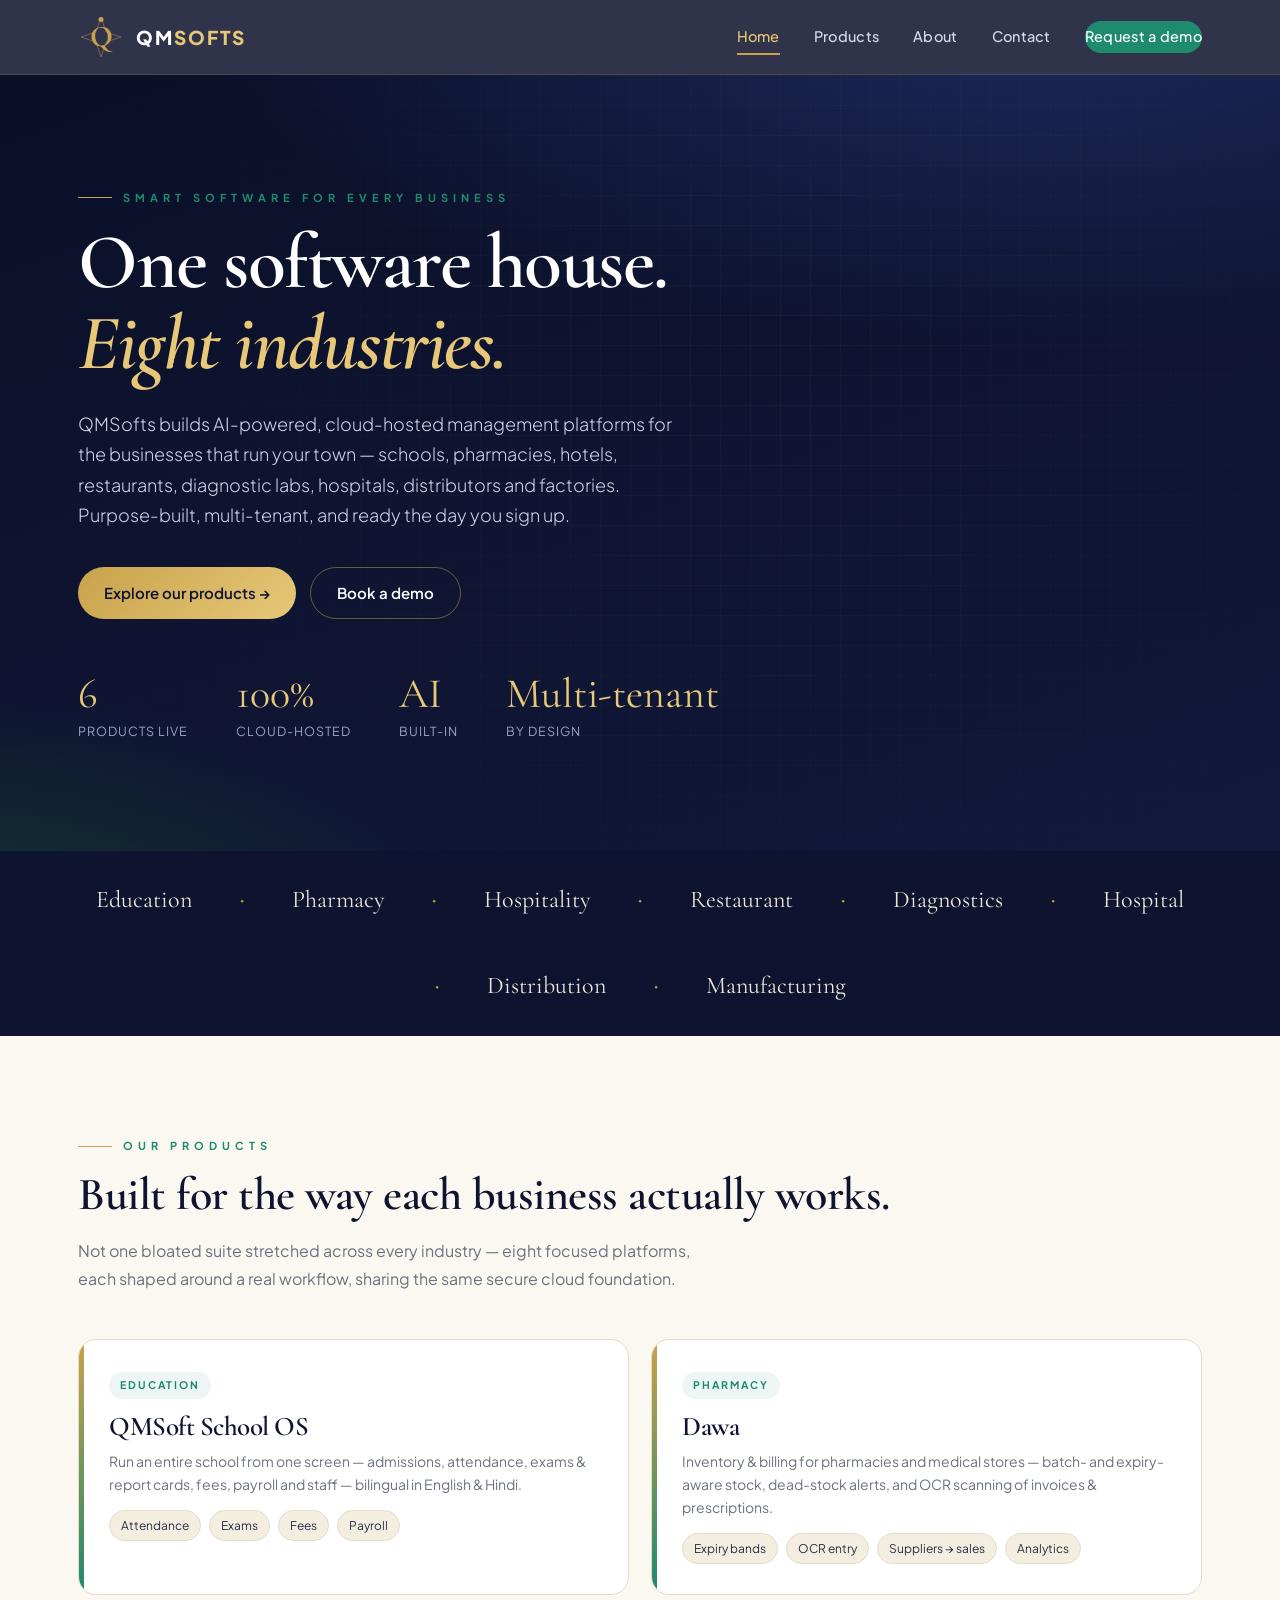
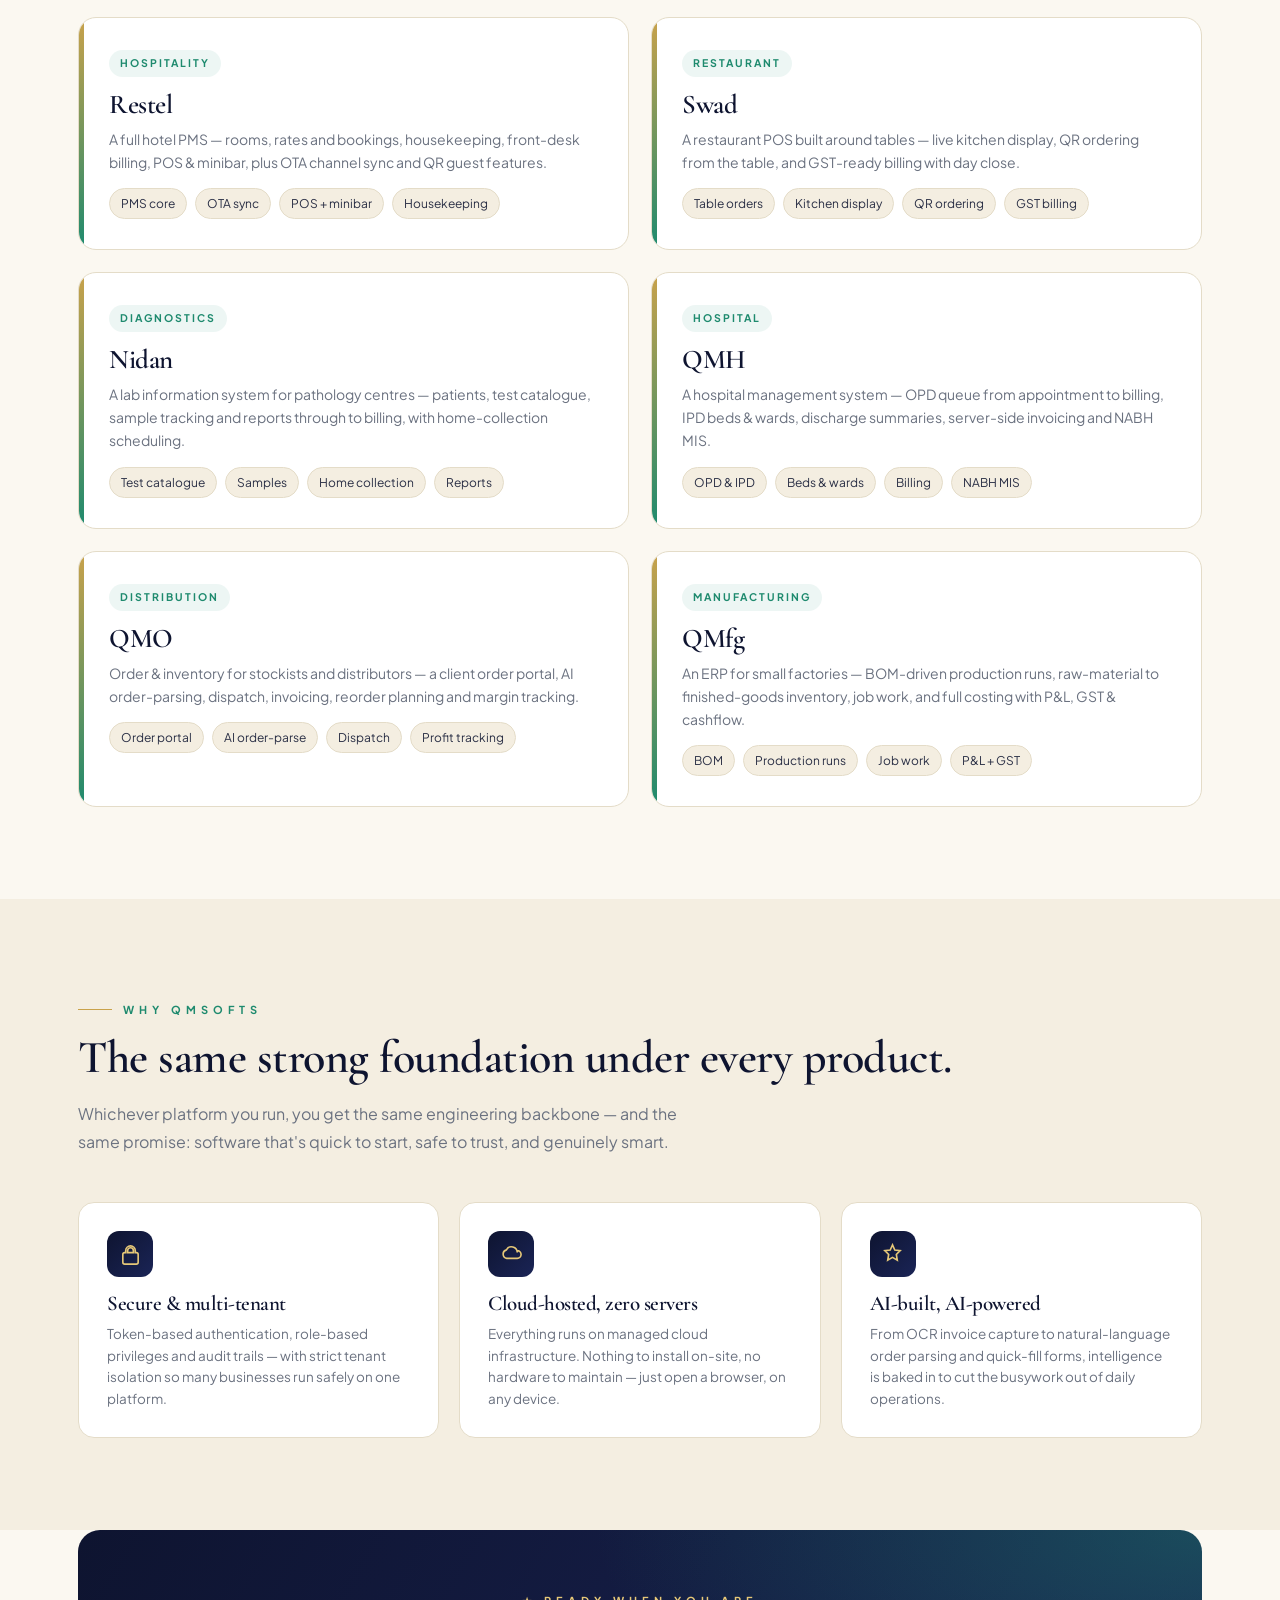
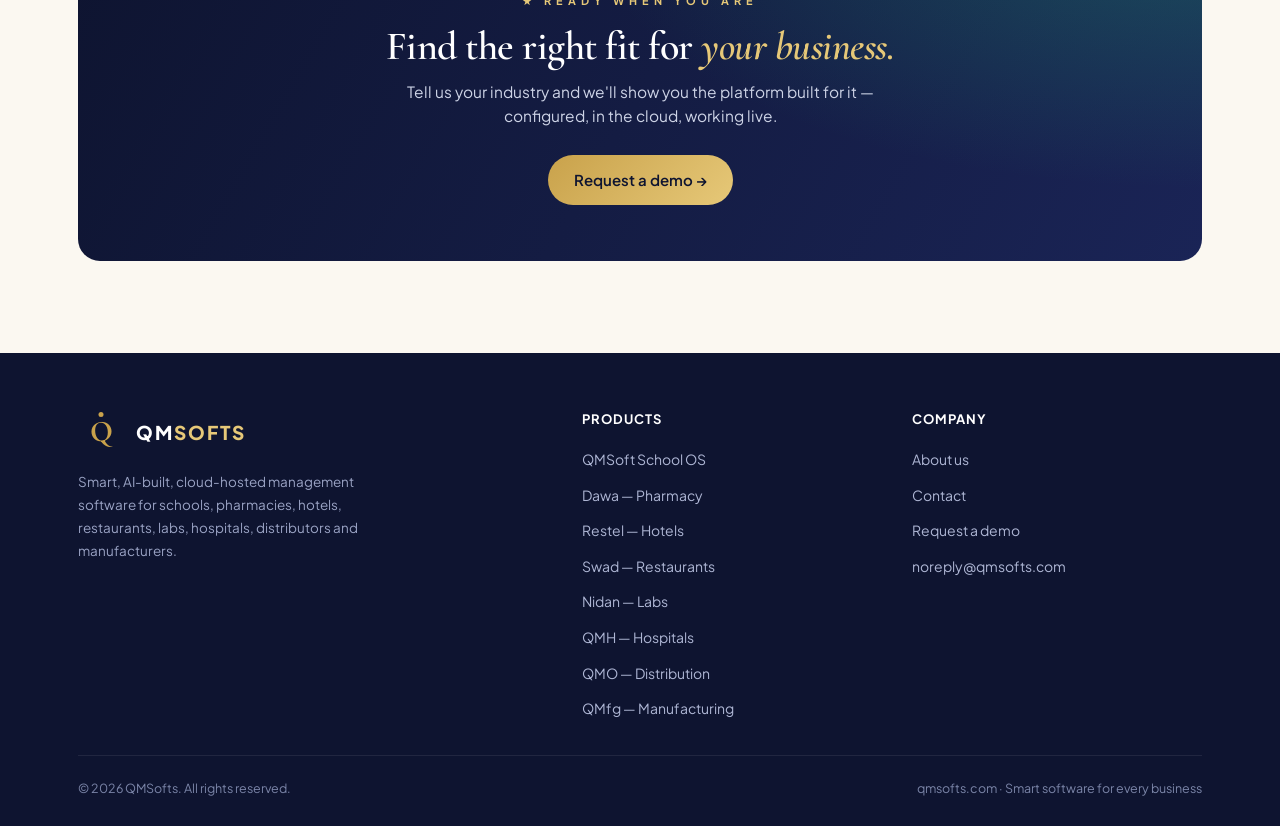
<file: index.html>
<!DOCTYPE html>
<html lang="en">
<head>
<meta charset="UTF-8">
<meta name="viewport" content="width=device-width, initial-scale=1.0">
<title>QMSofts — Smart software for every business</title>
<meta name="description" content="QMSofts builds AI-powered, cloud-hosted management software for schools, pharmacies, hotels, restaurants, labs, hospitals, distributors and manufacturers.">
<link rel="canonical" href="https://qmsofts.com/">
<link rel="icon" type="image/svg+xml" href="favicon.svg">
<meta name="theme-color" content="#0E1430">
<meta property="og:type" content="website">
<meta property="og:site_name" content="QMSofts">
<meta property="og:title" content="QMSofts — Smart software for every business">
<meta property="og:description" content="QMSofts builds AI-powered, cloud-hosted management software for schools, pharmacies, hotels, restaurants, labs, hospitals, distributors and manufacturers.">
<meta property="og:url" content="https://qmsofts.com/">
<meta property="og:image" content="https://qmsofts.com/og-cover.png">
<meta name="twitter:card" content="summary_large_image">
<meta name="twitter:title" content="QMSofts — Smart software for every business">
<meta name="twitter:description" content="QMSofts builds AI-powered, cloud-hosted management software for schools, pharmacies, hotels, restaurants, labs, hospitals, distributors and manufacturers.">
<meta name="twitter:image" content="https://qmsofts.com/og-cover.png">

<link rel="preconnect" href="https://fonts.googleapis.com">
<link rel="preconnect" href="https://fonts.gstatic.com" crossorigin>
<link href="https://fonts.googleapis.com/css2?family=Cormorant+Garamond:ital,wght@0,400;0,500;0,600;0,700;1,500;1,600&family=Plus+Jakarta+Sans:wght@300;400;500;600;700;800&display=swap" rel="stylesheet">
<link rel="stylesheet" href="styles.css">
</head>
<body>

<header>
  <div class="wrap">
    <nav>
      <a href="index.html" class="logo">
        <span class="qmark"><svg class="star" viewBox="0 0 46 46"><polygon points="23,3 28,18 43,23 28,28 23,43 18,28 3,23 18,18" fill="none" stroke="#C9A24B" stroke-width=".8" opacity=".55"/></svg><span class="q">Q</span><span class="nuqta"></span></span>
        <span><span class="name">QM<span class="os">SOFTS</span></span></span>
      </a>
      <button class="menu-btn" onclick="document.getElementById('nv').classList.toggle('open')">☰</button>
      <div class="navlinks" id="nv">
        <a href="index.html" class="active">Home</a>
        <a href="products.html">Products</a>
        <a href="about.html">About</a>
        <a href="contact.html">Contact</a>
        <a href="contact.html" class="nav-cta">Request a demo</a>
      </div>
    </nav>
  </div>
</header>

<!-- HERO -->
<section class="hero">
  <div class="hero-grid"></div>
  <div class="wrap">
    <div class="hero-inner">
      <div class="kicker reveal d1"><span class="rule"></span>Smart software for every business</div>
      <h1 class="reveal d2">One software house.<br><em>Eight industries.</em></h1>
      <p class="reveal d3">QMSofts builds AI-powered, cloud-hosted management platforms for the businesses that run your town — schools, pharmacies, hotels, restaurants, diagnostic labs, hospitals, distributors and factories. Purpose-built, multi-tenant, and ready the day you sign up.</p>
      <div class="hero-actions reveal d4">
        <a href="products.html" class="btn btn-gold">Explore our products →</a>
        <a href="contact.html" class="btn btn-ghost">Book a demo</a>
      </div>
      <div class="hero-stats reveal d5">
        <div class="s"><div class="n">6</div><div class="l">Products live</div></div>
        <div class="s"><div class="n">100%</div><div class="l">Cloud-hosted</div></div>
        <div class="s"><div class="n">AI</div><div class="l">Built-in</div></div>
        <div class="s"><div class="n">Multi-tenant</div><div class="l">By design</div></div>
      </div>
    </div>
  </div>
</section>

<!-- SECTORS STRIP -->
<div class="sectors">
  <div class="wrap">
    <div class="row">
      Education <span>◆</span> Pharmacy <span>◆</span> Hospitality <span>◆</span> Restaurant <span>◆</span> Diagnostics <span>◆</span> Hospital <span>◆</span> Distribution <span>◆</span> Manufacturing
    </div>
  </div>
</div>

<!-- PRODUCTS -->
<section class="section">
  <div class="wrap">
    <div class="kicker"><span class="rule"></span>Our Products</div>
    <h2>Built for the way each business actually works.</h2>
    <p class="lead">Not one bloated suite stretched across every industry — eight focused platforms, each shaped around a real workflow, sharing the same secure cloud foundation.</p>

    <div class="prod-grid">
      <div class="prod">
        <span class="tag">Education</span>
        <h3>QMSoft School OS</h3>
        <p>Run an entire school from one screen — admissions, attendance, exams &amp; report cards, fees, payroll and staff — bilingual in English &amp; Hindi.</p>
        <ul><li>Attendance</li><li>Exams</li><li>Fees</li><li>Payroll</li></ul>
      </div>
      <div class="prod">
        <span class="tag">Pharmacy</span>
        <h3>Dawa</h3>
        <p>Inventory &amp; billing for pharmacies and medical stores — batch- and expiry-aware stock, dead-stock alerts, and OCR scanning of invoices &amp; prescriptions.</p>
        <ul><li>Expiry bands</li><li>OCR entry</li><li>Suppliers → sales</li><li>Analytics</li></ul>
      </div>
      <div class="prod">
        <span class="tag">Hospitality</span>
        <h3>Restel</h3>
        <p>A full hotel PMS — rooms, rates and bookings, housekeeping, front-desk billing, POS &amp; minibar, plus OTA channel sync and QR guest features.</p>
        <ul><li>PMS core</li><li>OTA sync</li><li>POS + minibar</li><li>Housekeeping</li></ul>
      </div>
      <div class="prod">
        <span class="tag">Restaurant</span>
        <h3>Swad</h3>
        <p>A restaurant POS built around tables — live kitchen display, QR ordering from the table, and GST-ready billing with day close.</p>
        <ul><li>Table orders</li><li>Kitchen display</li><li>QR ordering</li><li>GST billing</li></ul>
      </div>
      <div class="prod">
        <span class="tag">Diagnostics</span>
        <h3>Nidan</h3>
        <p>A lab information system for pathology centres — patients, test catalogue, sample tracking and reports through to billing, with home-collection scheduling.</p>
        <ul><li>Test catalogue</li><li>Samples</li><li>Home collection</li><li>Reports</li></ul>
      </div>
      <div class="prod">
        <span class="tag">Hospital</span>
        <h3>QMH</h3>
        <p>A hospital management system — OPD queue from appointment to billing, IPD beds &amp; wards, discharge summaries, server-side invoicing and NABH MIS.</p>
        <ul><li>OPD &amp; IPD</li><li>Beds &amp; wards</li><li>Billing</li><li>NABH MIS</li></ul>
      </div>
      <div class="prod">
        <span class="tag">Distribution</span>
        <h3>QMO</h3>
        <p>Order &amp; inventory for stockists and distributors — a client order portal, AI order-parsing, dispatch, invoicing, reorder planning and margin tracking.</p>
        <ul><li>Order portal</li><li>AI order-parse</li><li>Dispatch</li><li>Profit tracking</li></ul>
      </div>
      <div class="prod">
        <span class="tag">Manufacturing</span>
        <h3>QMfg</h3>
        <p>An ERP for small factories — BOM-driven production runs, raw-material to finished-goods inventory, job work, and full costing with P&amp;L, GST &amp; cashflow.</p>
        <ul><li>BOM</li><li>Production runs</li><li>Job work</li><li>P&amp;L + GST</li></ul>
      </div>
    </div>
  </div>
</section>

<!-- WHY / VALUES -->
<section class="section" style="background:var(--paper2);">
  <div class="wrap">
    <div class="kicker"><span class="rule"></span>Why QMSofts</div>
    <h2>The same strong foundation under every product.</h2>
    <p class="lead">Whichever platform you run, you get the same engineering backbone — and the same promise: software that's quick to start, safe to trust, and genuinely smart.</p>

    <div class="val-grid">
      <div class="val">
        <div class="ic"><svg viewBox="0 0 24 24"><path d="M18 10h-1V8A5 5 0 0 0 7 8v2H6a2 2 0 0 0-2 2v8a2 2 0 0 0 2 2h12a2 2 0 0 0 2-2v-8a2 2 0 0 0-2-2zM9 8a3 3 0 0 1 6 0v2H9z"/></svg></div>
        <h3>Secure &amp; multi-tenant</h3>
        <p>Token-based authentication, role-based privileges and audit trails — with strict tenant isolation so many businesses run safely on one platform.</p>
      </div>
      <div class="val">
        <div class="ic"><svg viewBox="0 0 24 24"><path d="M18 10a6 6 0 0 0-11.3-2.8A4.5 4.5 0 0 0 7 16h11a4 4 0 0 0 0-8z"/></svg></div>
        <h3>Cloud-hosted, zero servers</h3>
        <p>Everything runs on managed cloud infrastructure. Nothing to install on-site, no hardware to maintain — just open a browser, on any device.</p>
      </div>
      <div class="val">
        <div class="ic"><svg viewBox="0 0 24 24"><path d="M12 2l2.4 5.4L20 8l-4 4 1 6-5-3-5 3 1-6-4-4 5.6-.6z"/></svg></div>
        <h3>AI-built, AI-powered</h3>
        <p>From OCR invoice capture to natural-language order parsing and quick-fill forms, intelligence is baked in to cut the busywork out of daily operations.</p>
      </div>
    </div>
  </div>
</section>

<!-- CTA -->
<section class="section" style="padding-top:0;">
  <div class="wrap">
    <div class="cta-band">
      <div class="kicker" style="justify-content:center;color:var(--gold-light);">★ Ready when you are</div>
      <h2>Find the right fit for <em>your business.</em></h2>
      <p>Tell us your industry and we'll show you the platform built for it — configured, in the cloud, working live.</p>
      <a href="contact.html" class="btn btn-gold">Request a demo →</a>
    </div>
  </div>
</section>

<!-- FOOTER -->
<footer>
  <div class="wrap">
    <div class="foot-top">
      <div>
        <a href="index.html" class="logo"><span class="qmark"><span class="q">Q</span><span class="nuqta"></span></span><span class="name">QM<span class="os">SOFTS</span></span></a>
        <p class="blurb">Smart, AI-built, cloud-hosted management software for schools, pharmacies, hotels, restaurants, labs, hospitals, distributors and manufacturers.</p>
      </div>
      <div>
        <h5>Products</h5>
        <ul>
          <li><a href="products.html">QMSoft School OS</a></li>
          <li><a href="products.html">Dawa — Pharmacy</a></li>
          <li><a href="products.html">Restel — Hotels</a></li>
          <li><a href="products.html">Swad — Restaurants</a></li>
          <li><a href="products.html">Nidan — Labs</a></li>
          <li><a href="products.html">QMH — Hospitals</a></li>
          <li><a href="products.html">QMO — Distribution</a></li>
          <li><a href="products.html">QMfg — Manufacturing</a></li>
        </ul>
      </div>
      <div>
        <h5>Company</h5>
        <ul>
          <li><a href="about.html">About us</a></li>
          <li><a href="contact.html">Contact</a></li>
          <li><a href="contact.html">Request a demo</a></li>
          <li><a href="mailto:noreply@qmsofts.com">noreply@qmsofts.com</a></li>
        </ul>
      </div>
    </div>
    <div class="foot-bot">
      <span>© 2026 QMSofts. All rights reserved.</span>
      <span>qmsofts.com · Smart software for every business</span>
    </div>
  </div>
</footer>

</body>
</html>
</file>
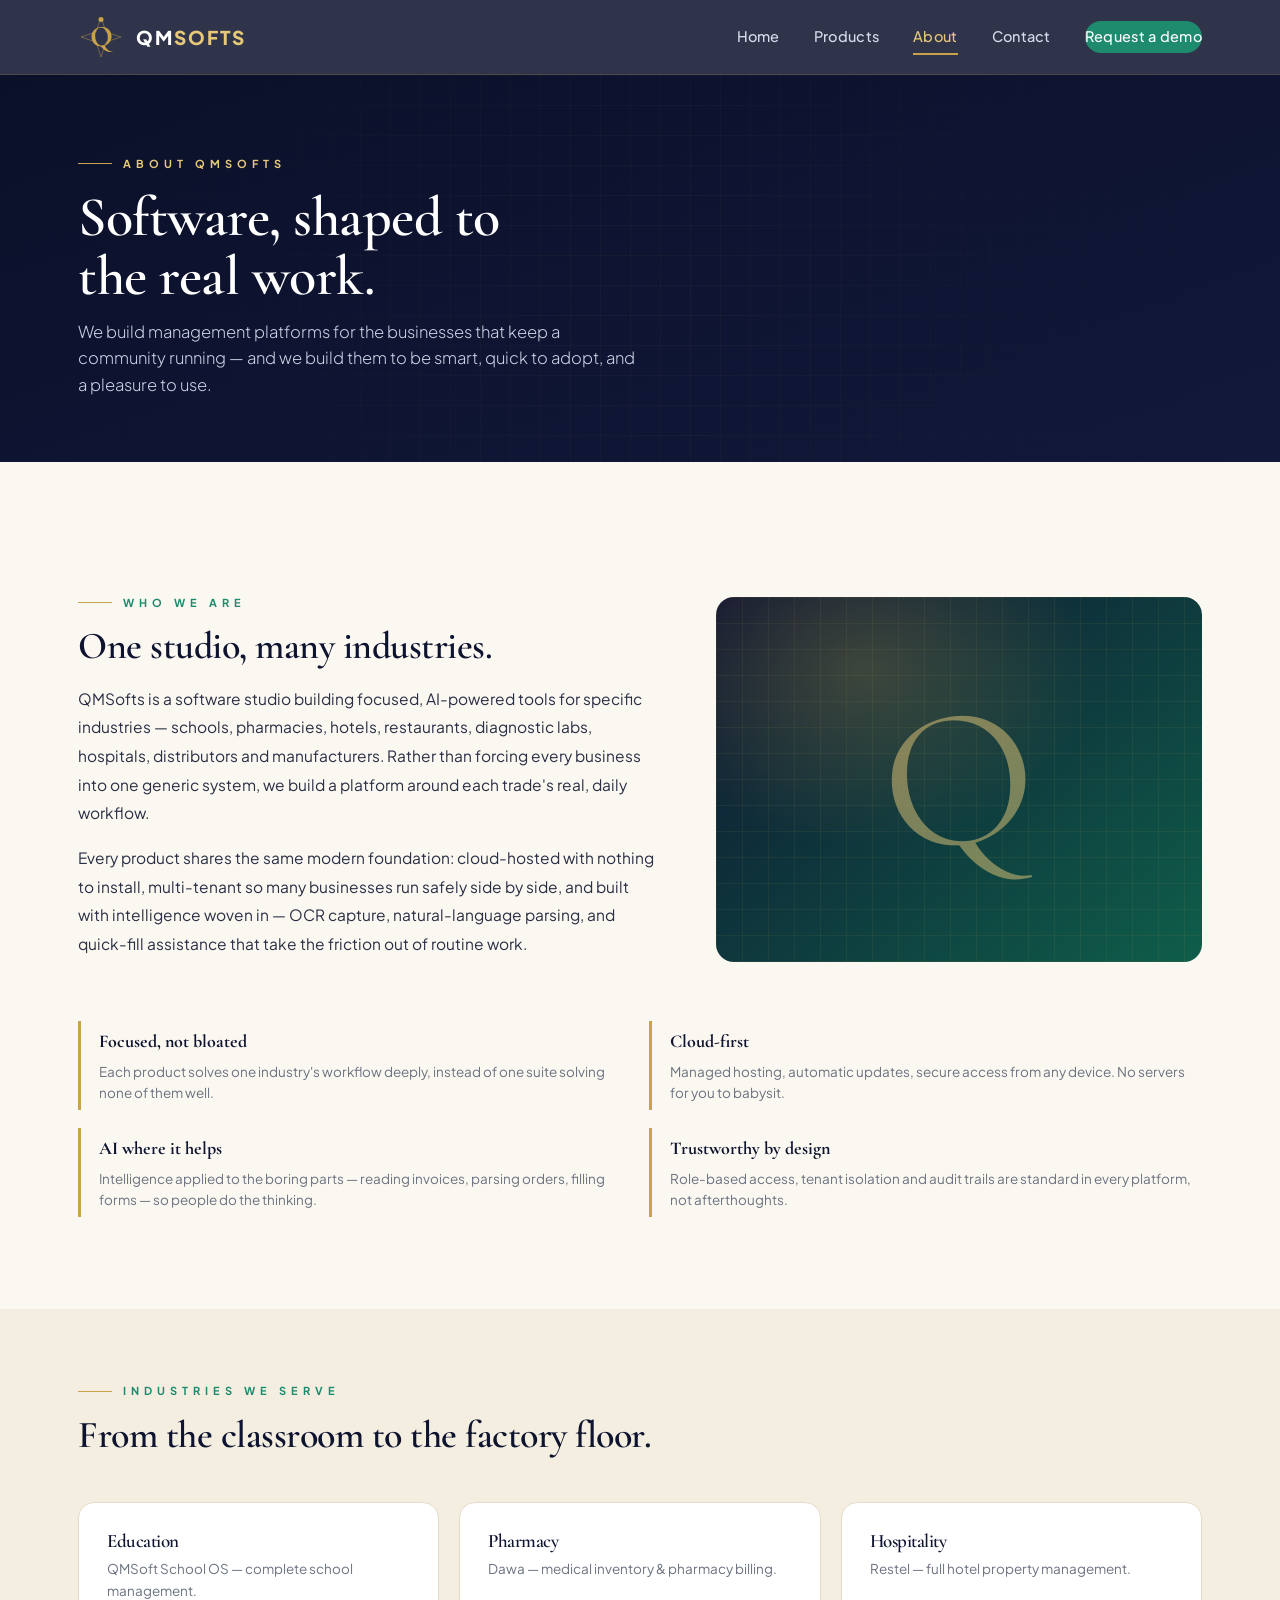
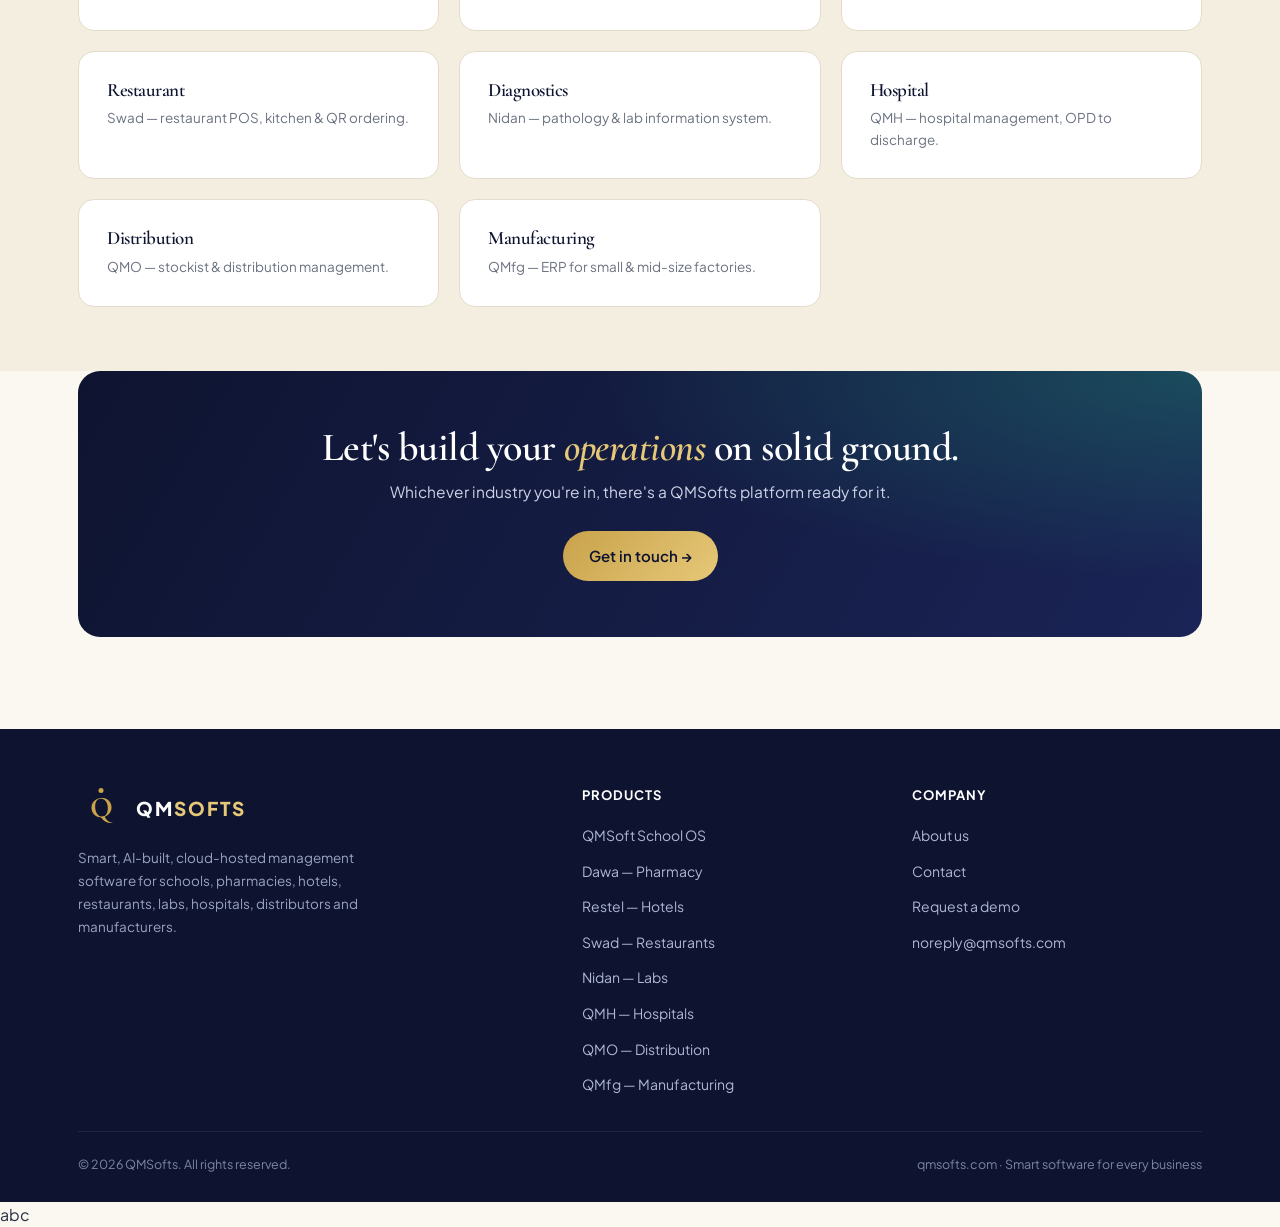
<file: about.html>
<!DOCTYPE html>
<html lang="en">
<head>
<meta charset="UTF-8">
<meta name="viewport" content="width=device-width, initial-scale=1.0">
<title>About — QMSofts</title>
<meta name="description" content="QMSofts builds AI-powered, cloud-hosted business software for real industries.">
<link rel="canonical" href="https://qmsofts.com/about.html">
<link rel="icon" type="image/svg+xml" href="favicon.svg">
<meta name="theme-color" content="#0E1430">
<meta property="og:type" content="website">
<meta property="og:site_name" content="QMSofts">
<meta property="og:title" content="About — QMSofts">
<meta property="og:description" content="QMSofts builds AI-powered, cloud-hosted business software for real industries.">
<meta property="og:url" content="https://qmsofts.com/about.html">
<meta property="og:image" content="https://qmsofts.com/og-cover.png">
<meta name="twitter:card" content="summary_large_image">
<meta name="twitter:title" content="About — QMSofts">
<meta name="twitter:description" content="QMSofts builds AI-powered, cloud-hosted business software for real industries.">
<meta name="twitter:image" content="https://qmsofts.com/og-cover.png">

<link rel="preconnect" href="https://fonts.googleapis.com">
<link rel="preconnect" href="https://fonts.gstatic.com" crossorigin>
<link href="https://fonts.googleapis.com/css2?family=Cormorant+Garamond:ital,wght@0,400;0,500;0,600;0,700;1,500;1,600&family=Plus+Jakarta+Sans:wght@300;400;500;600;700;800&display=swap" rel="stylesheet">
<link rel="stylesheet" href="styles.css">
</head>
<body>

<header>
  <div class="wrap">
    <nav>
      <a href="index.html" class="logo">
        <span class="qmark"><svg class="star" viewBox="0 0 46 46"><polygon points="23,3 28,18 43,23 28,28 23,43 18,28 3,23 18,18" fill="none" stroke="#C9A24B" stroke-width=".8" opacity=".55"/></svg><span class="q">Q</span><span class="nuqta"></span></span>
        <span><span class="name">QM<span class="os">SOFTS</span></span></span>
      </a>
      <button class="menu-btn" onclick="document.getElementById('nv').classList.toggle('open')">☰</button>
      <div class="navlinks" id="nv">
        <a href="index.html">Home</a>
        <a href="products.html">Products</a>
        <a href="about.html" class="active">About</a>
        <a href="contact.html">Contact</a>
        <a href="contact.html" class="nav-cta">Request a demo</a>
      </div>
    </nav>
  </div>
</header>

<section class="pagehead">
  <div class="hero-grid"></div>
  <div class="wrap">
    <div class="kicker" style="color:var(--gold-light);"><span class="rule"></span>About QMSofts</div>
    <h1>Software, shaped to<br>the real work.</h1>
    <p>We build management platforms for the businesses that keep a community running — and we build them to be smart, quick to adopt, and a pleasure to use.</p>
  </div>
</section>

<section class="section about">
  <div class="wrap">
    <div class="about-grid">
      <div>
        <div class="kicker"><span class="rule"></span>Who we are</div>
        <h2 style="font-size:38px;margin-bottom:18px;">One studio, many industries.</h2>
        <p class="body">QMSofts is a software studio building focused, AI-powered tools for specific industries — schools, pharmacies, hotels, restaurants, diagnostic labs, hospitals, distributors and manufacturers. Rather than forcing every business into one generic system, we build a platform around each trade's real, daily workflow.</p>
        <p class="body">Every product shares the same modern foundation: cloud-hosted with nothing to install, multi-tenant so many businesses run safely side by side, and built with intelligence woven in — OCR capture, natural-language parsing, and quick-fill assistance that take the friction out of routine work.</p>
      </div>
      <div class="photo"><div class="grid2"></div><div class="bigq serif">Q</div></div>
    </div>

    <div class="principles">
      <div class="principle"><h4>Focused, not bloated</h4><p>Each product solves one industry's workflow deeply, instead of one suite solving none of them well.</p></div>
      <div class="principle"><h4>Cloud-first</h4><p>Managed hosting, automatic updates, secure access from any device. No servers for you to babysit.</p></div>
      <div class="principle"><h4>AI where it helps</h4><p>Intelligence applied to the boring parts — reading invoices, parsing orders, filling forms — so people do the thinking.</p></div>
      <div class="principle"><h4>Trustworthy by design</h4><p>Role-based access, tenant isolation and audit trails are standard in every platform, not afterthoughts.</p></div>
    </div>
  </div>
</section>

<section class="section" style="background:var(--paper2);padding-top:64px;padding-bottom:64px;">
  <div class="wrap">
    <div class="kicker"><span class="rule"></span>Industries we serve</div>
    <h2 style="font-size:38px;">From the classroom to the factory floor.</h2>
    <div class="val-grid" style="grid-template-columns:repeat(3,1fr);">
      <div class="val"><h3 style="font-size:19px;">Education</h3><p>QMSoft School OS — complete school management.</p></div>
      <div class="val"><h3 style="font-size:19px;">Pharmacy</h3><p>Dawa — medical inventory &amp; pharmacy billing.</p></div>
      <div class="val"><h3 style="font-size:19px;">Hospitality</h3><p>Restel — full hotel property management.</p></div>
      <div class="val"><h3 style="font-size:19px;">Restaurant</h3><p>Swad — restaurant POS, kitchen &amp; QR ordering.</p></div>
      <div class="val"><h3 style="font-size:19px;">Diagnostics</h3><p>Nidan — pathology &amp; lab information system.</p></div>
      <div class="val"><h3 style="font-size:19px;">Hospital</h3><p>QMH — hospital management, OPD to discharge.</p></div>
      <div class="val"><h3 style="font-size:19px;">Distribution</h3><p>QMO — stockist &amp; distribution management.</p></div>
      <div class="val"><h3 style="font-size:19px;">Manufacturing</h3><p>QMfg — ERP for small &amp; mid-size factories.</p></div>
    </div>
  </div>
</section>

<section class="section" style="padding-top:0;">
  <div class="wrap">
    <div class="cta-band">
      <h2>Let's build your <em>operations</em> on solid ground.</h2>
      <p>Whichever industry you're in, there's a QMSofts platform ready for it.</p>
      <a href="contact.html" class="btn btn-gold">Get in touch →</a>
    </div>
  </div>
</section>

<footer>
  <div class="wrap">
    <div class="foot-top">
      <div>
        <a href="index.html" class="logo"><span class="qmark"><span class="q">Q</span><span class="nuqta"></span></span><span class="name">QM<span class="os">SOFTS</span></span></a>
        <p class="blurb">Smart, AI-built, cloud-hosted management software for schools, pharmacies, hotels, restaurants, labs, hospitals, distributors and manufacturers.</p>
      </div>
      <div>
        <h5>Products</h5>
        <ul>
          <li><a href="products.html">QMSoft School OS</a></li>
          <li><a href="products.html">Dawa — Pharmacy</a></li>
          <li><a href="products.html">Restel — Hotels</a></li>
          <li><a href="products.html">Swad — Restaurants</a></li>
          <li><a href="products.html">Nidan — Labs</a></li>
          <li><a href="products.html">QMH — Hospitals</a></li>
          <li><a href="products.html">QMO — Distribution</a></li>
          <li><a href="products.html">QMfg — Manufacturing</a></li>
        </ul>
      </div>
      <div>
        <h5>Company</h5>
        <ul>
          <li><a href="about.html">About us</a></li>
          <li><a href="contact.html">Contact</a></li>
          <li><a href="contact.html">Request a demo</a></li>
          <li><a href="mailto:noreply@qmsofts.com">noreply@qmsofts.com</a></li>
        </ul>
      </div>
    </div>
    <div class="foot-bot">
      <span>© 2026 QMSofts. All rights reserved.</span>
      <span>qmsofts.com · Smart software for every business</span>
    </div>
  </div>
</footer>

</body>
</html>
abc
</file>
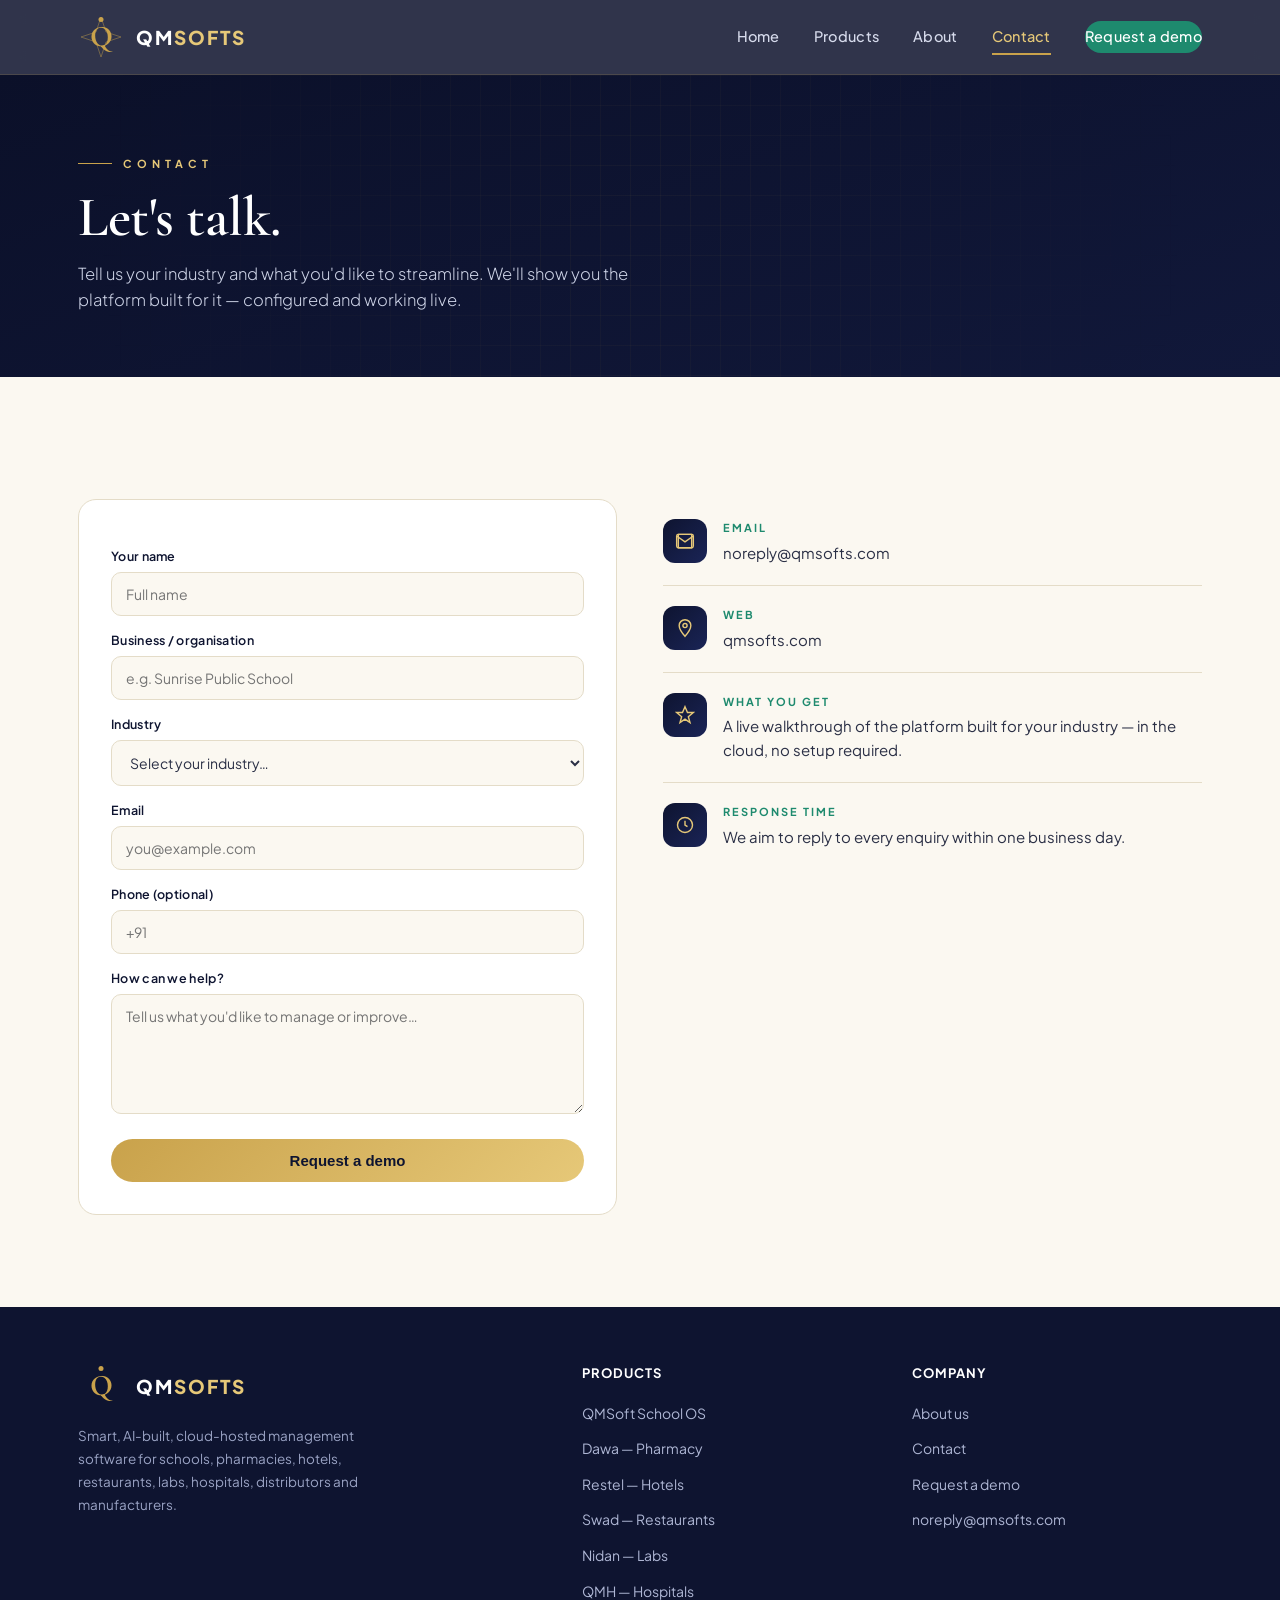
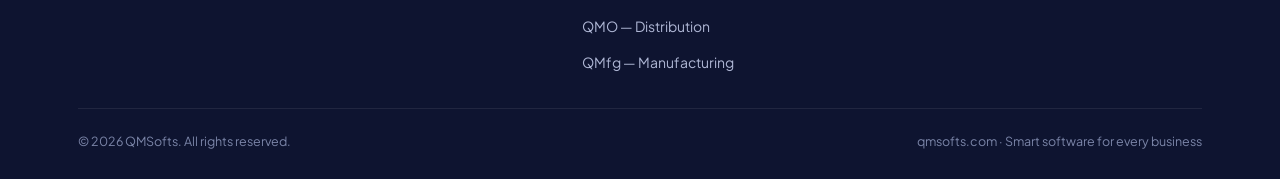
<file: contact.html>
<!DOCTYPE html>
<html lang="en">
<head>
<meta charset="UTF-8">
<meta name="viewport" content="width=device-width, initial-scale=1.0">
<title>Contact — QMSofts</title>
<meta name="description" content="Request a demo or get in touch with QMSofts.">
<link rel="canonical" href="https://qmsofts.com/contact.html">
<link rel="icon" type="image/svg+xml" href="favicon.svg">
<meta name="theme-color" content="#0E1430">
<meta property="og:type" content="website">
<meta property="og:site_name" content="QMSofts">
<meta property="og:title" content="Contact — QMSofts">
<meta property="og:description" content="Request a demo or get in touch with QMSofts.">
<meta property="og:url" content="https://qmsofts.com/contact.html">
<meta property="og:image" content="https://qmsofts.com/og-cover.png">
<meta name="twitter:card" content="summary_large_image">
<meta name="twitter:title" content="Contact — QMSofts">
<meta name="twitter:description" content="Request a demo or get in touch with QMSofts.">
<meta name="twitter:image" content="https://qmsofts.com/og-cover.png">

<link rel="preconnect" href="https://fonts.googleapis.com">
<link rel="preconnect" href="https://fonts.gstatic.com" crossorigin>
<link href="https://fonts.googleapis.com/css2?family=Cormorant+Garamond:ital,wght@0,400;0,500;0,600;0,700;1,500;1,600&family=Plus+Jakarta+Sans:wght@300;400;500;600;700;800&display=swap" rel="stylesheet">
<link rel="stylesheet" href="styles.css">
</head>
<body>

<header>
  <div class="wrap">
    <nav>
      <a href="index.html" class="logo">
        <span class="qmark"><svg class="star" viewBox="0 0 46 46"><polygon points="23,3 28,18 43,23 28,28 23,43 18,28 3,23 18,18" fill="none" stroke="#C9A24B" stroke-width=".8" opacity=".55"/></svg><span class="q">Q</span><span class="nuqta"></span></span>
        <span><span class="name">QM<span class="os">SOFTS</span></span></span>
      </a>
      <button class="menu-btn" onclick="document.getElementById('nv').classList.toggle('open')">☰</button>
      <div class="navlinks" id="nv">
        <a href="index.html">Home</a>
        <a href="products.html">Products</a>
        <a href="about.html">About</a>
        <a href="contact.html" class="active">Contact</a>
        <a href="contact.html" class="nav-cta">Request a demo</a>
      </div>
    </nav>
  </div>
</header>

<section class="pagehead">
  <div class="hero-grid"></div>
  <div class="wrap">
    <div class="kicker" style="color:var(--gold-light);"><span class="rule"></span>Contact</div>
    <h1>Let's talk.</h1>
    <p>Tell us your industry and what you'd like to streamline. We'll show you the platform built for it — configured and working live.</p>
  </div>
</section>

<section class="section">
  <div class="wrap">
    <div class="contact-grid">
      <!-- form -->
      <form class="cform" id="demoForm" novalidate>
        <label>Your name</label>
        <input type="text" name="name" placeholder="Full name" required>
        <label>Business / organisation</label>
        <input type="text" name="organisation" placeholder="e.g. Sunrise Public School">
        <label>Industry</label>
        <select name="industry">
          <option value="">Select your industry…</option>
          <option>Education — School OS</option>
          <option>Pharmacy — Dawa</option>
          <option>Hospitality — Restel</option>
          <option>Restaurant — Swad</option>
          <option>Diagnostics — Nidan</option>
          <option>Hospital — QMH</option>
          <option>Distribution — QMO</option>
          <option>Manufacturing — QMfg</option>
          <option>Other</option>
        </select>
        <label>Email</label>
        <input type="email" name="email" placeholder="you@example.com" required>
        <label>Phone (optional)</label>
        <input type="tel" name="phone" placeholder="+91 ">
        <label>How can we help?</label>
        <textarea name="message" placeholder="Tell us what you'd like to manage or improve…"></textarea>

        <!-- spam honeypot: bots fill this, humans never see it -->
        <input type="text" name="_honey" style="display:none" tabindex="-1" autocomplete="off">

        <button type="submit" class="btn btn-gold" style="margin-top:18px;width:100%;justify-content:center;">Request a demo</button>
        <p id="formMsg" style="font-size:13px;margin-top:14px;text-align:center;display:none;"></p>
      </form>
      <script>
        (function () {
          var form = document.getElementById('demoForm');
          var msg  = document.getElementById('formMsg');
          var btn  = form.querySelector('button');

          form.addEventListener('submit', function (e) {
            e.preventDefault();
            var fd = new FormData(form);                 // reliable field capture (incl. honeypot)
            var name  = (fd.get('name')  || '').trim();
            var email = (fd.get('email') || '').trim();
            if (!name || !email) { return show('Please add your name and email.', '#B45309'); }

            // Web3Forms config — delivered to the inbox this access key is registered to.
            fd.append('access_key', 'db502856-a8e3-445d-a956-33f5015d27c3');
            fd.append('subject', 'New demo request — qmsofts.com');
            fd.append('from_name', 'QMSofts website');
            fd.append('replyto', email);                 // reply goes straight to the enquirer

            btn.disabled = true; btn.textContent = 'Sending…';

            fetch('https://api.web3forms.com/submit', {
              method: 'POST',
              headers: { 'Accept': 'application/json' },
              body: fd
            })
              .then(function (r) {
                return r.json().catch(function () { return {}; })
                        .then(function (j) { return j; });
              })
              .then(function (j) {
                if (j && j.success) {
                  form.reset();
                  btn.style.display = 'none';
                  show("Thank you — we've received your request and will be in touch within one business day.", 'var(--emerald)');
                } else {
                  btn.disabled = false; btn.textContent = 'Request a demo';
                  show((j && j.message) || 'Sorry, that didn\u2019t go through. Please email us directly at noreply@qmsofts.com.', '#B45309');
                }
              })
              .catch(function () {
                btn.disabled = false; btn.textContent = 'Request a demo';
                show('Could not reach the form service. Please email us directly at noreply@qmsofts.com.', '#B45309');
              });
          });
          function show(t, c) { msg.textContent = t; msg.style.color = c; msg.style.display = 'block'; }
        })();
      </script>

      <!-- info -->
      <div class="cinfo">
        <div class="block">
          <div class="ic"><svg viewBox="0 0 24 24"><path d="M4 4h16v16H4z" fill="none"/><path d="M22 6l-10 7L2 6"/><rect x="2" y="4" width="20" height="16" rx="2"/></svg></div>
          <div><h4>Email</h4><p>noreply@qmsofts.com</p></div>
        </div>
        <div class="block">
          <div class="ic"><svg viewBox="0 0 24 24"><path d="M12 2a7 7 0 0 0-7 7c0 5 7 13 7 13s7-8 7-13a7 7 0 0 0-7-7z"/><circle cx="12" cy="9" r="2.5"/></svg></div>
          <div><h4>Web</h4><p>qmsofts.com</p></div>
        </div>
        <div class="block">
          <div class="ic"><svg viewBox="0 0 24 24"><polygon points="12,2 15,9 22,9 16,14 18,21 12,17 6,21 8,14 2,9 9,9"/></svg></div>
          <div><h4>What you get</h4><p>A live walkthrough of the platform built for your industry — in the cloud, no setup required.</p></div>
        </div>
        <div class="block">
          <div class="ic"><svg viewBox="0 0 24 24"><circle cx="12" cy="12" r="9"/><path d="M12 7v5l3 2"/></svg></div>
          <div><h4>Response time</h4><p>We aim to reply to every enquiry within one business day.</p></div>
        </div>
      </div>
    </div>
  </div>
</section>

<footer>
  <div class="wrap">
    <div class="foot-top">
      <div>
        <a href="index.html" class="logo"><span class="qmark"><span class="q">Q</span><span class="nuqta"></span></span><span class="name">QM<span class="os">SOFTS</span></span></a>
        <p class="blurb">Smart, AI-built, cloud-hosted management software for schools, pharmacies, hotels, restaurants, labs, hospitals, distributors and manufacturers.</p>
      </div>
      <div>
        <h5>Products</h5>
        <ul>
          <li><a href="products.html">QMSoft School OS</a></li>
          <li><a href="products.html">Dawa — Pharmacy</a></li>
          <li><a href="products.html">Restel — Hotels</a></li>
          <li><a href="products.html">Swad — Restaurants</a></li>
          <li><a href="products.html">Nidan — Labs</a></li>
          <li><a href="products.html">QMH — Hospitals</a></li>
          <li><a href="products.html">QMO — Distribution</a></li>
          <li><a href="products.html">QMfg — Manufacturing</a></li>
        </ul>
      </div>
      <div>
        <h5>Company</h5>
        <ul>
          <li><a href="about.html">About us</a></li>
          <li><a href="contact.html">Contact</a></li>
          <li><a href="contact.html">Request a demo</a></li>
          <li><a href="mailto:noreply@qmsofts.com">noreply@qmsofts.com</a></li>
        </ul>
      </div>
    </div>
    <div class="foot-bot">
      <span>© 2026 QMSofts. All rights reserved.</span>
      <span>qmsofts.com · Smart software for every business</span>
    </div>
  </div>
</footer>

</body>
</html>
</file>
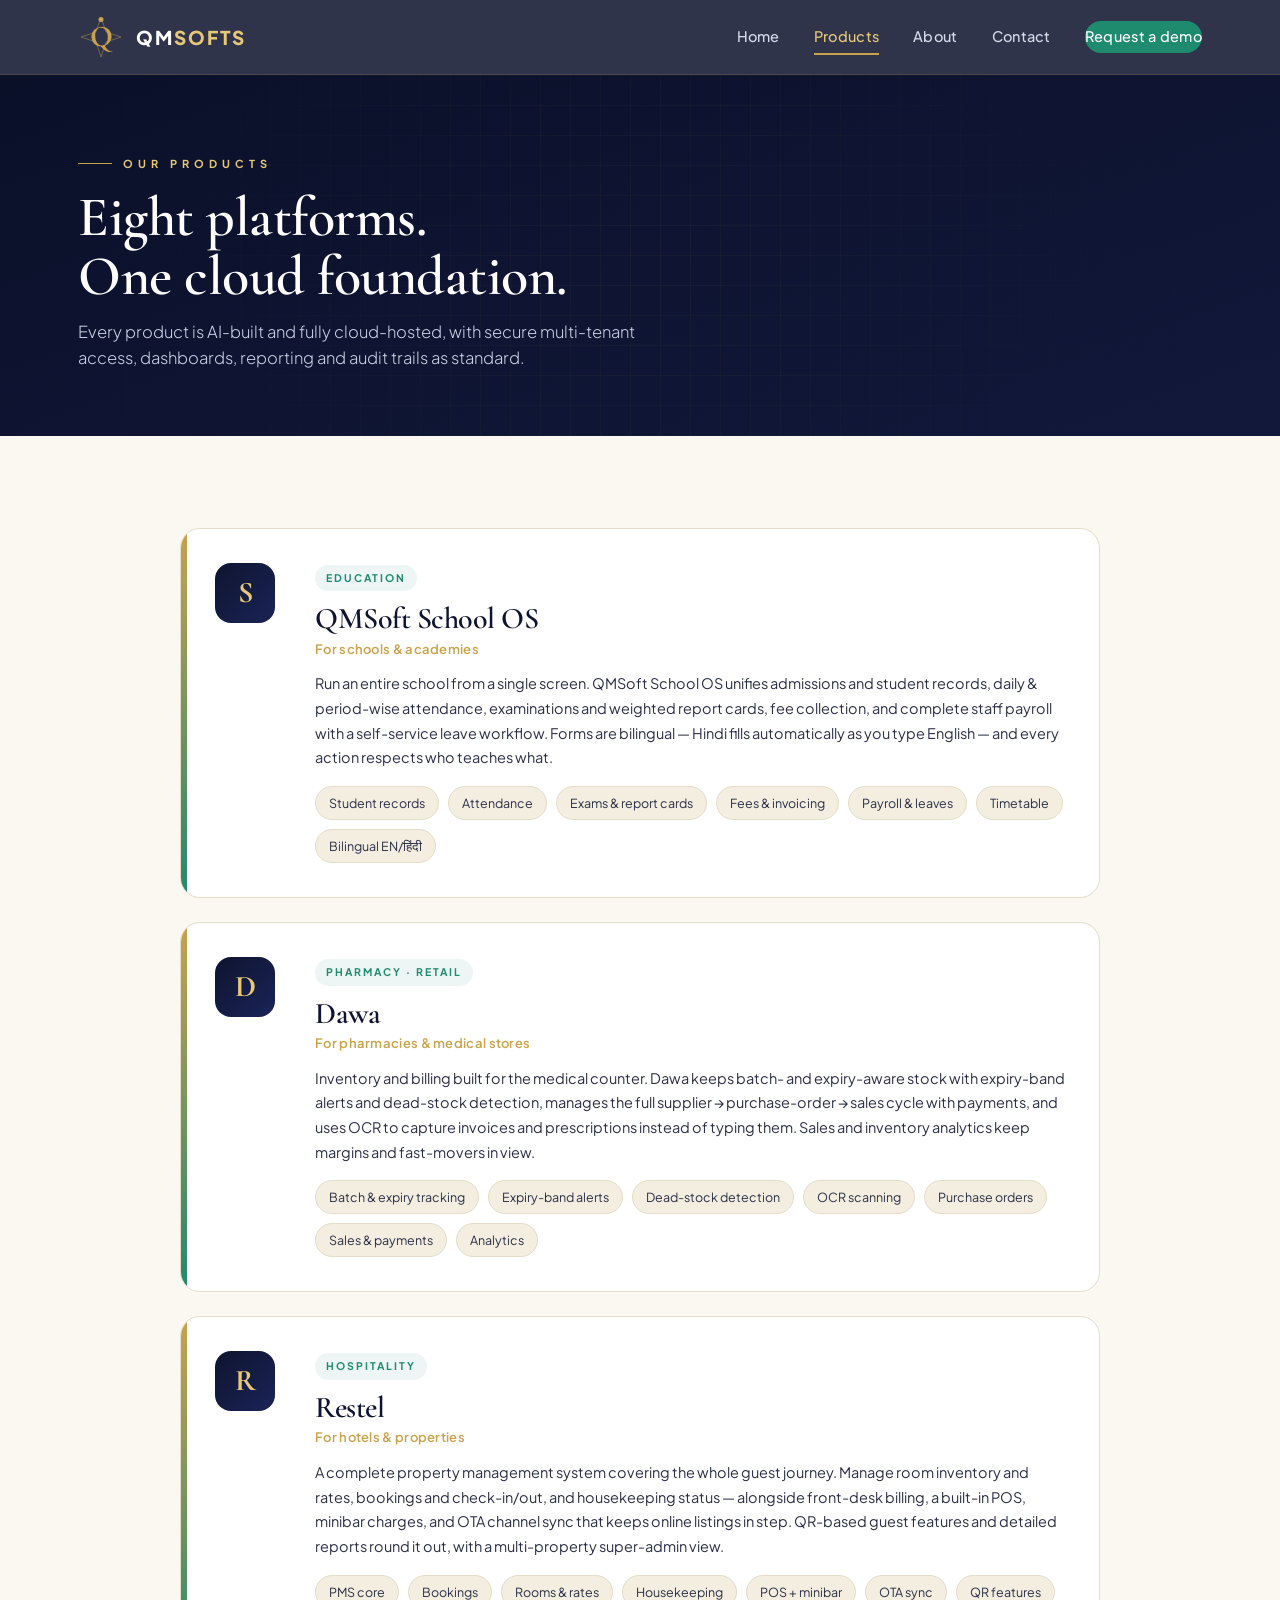
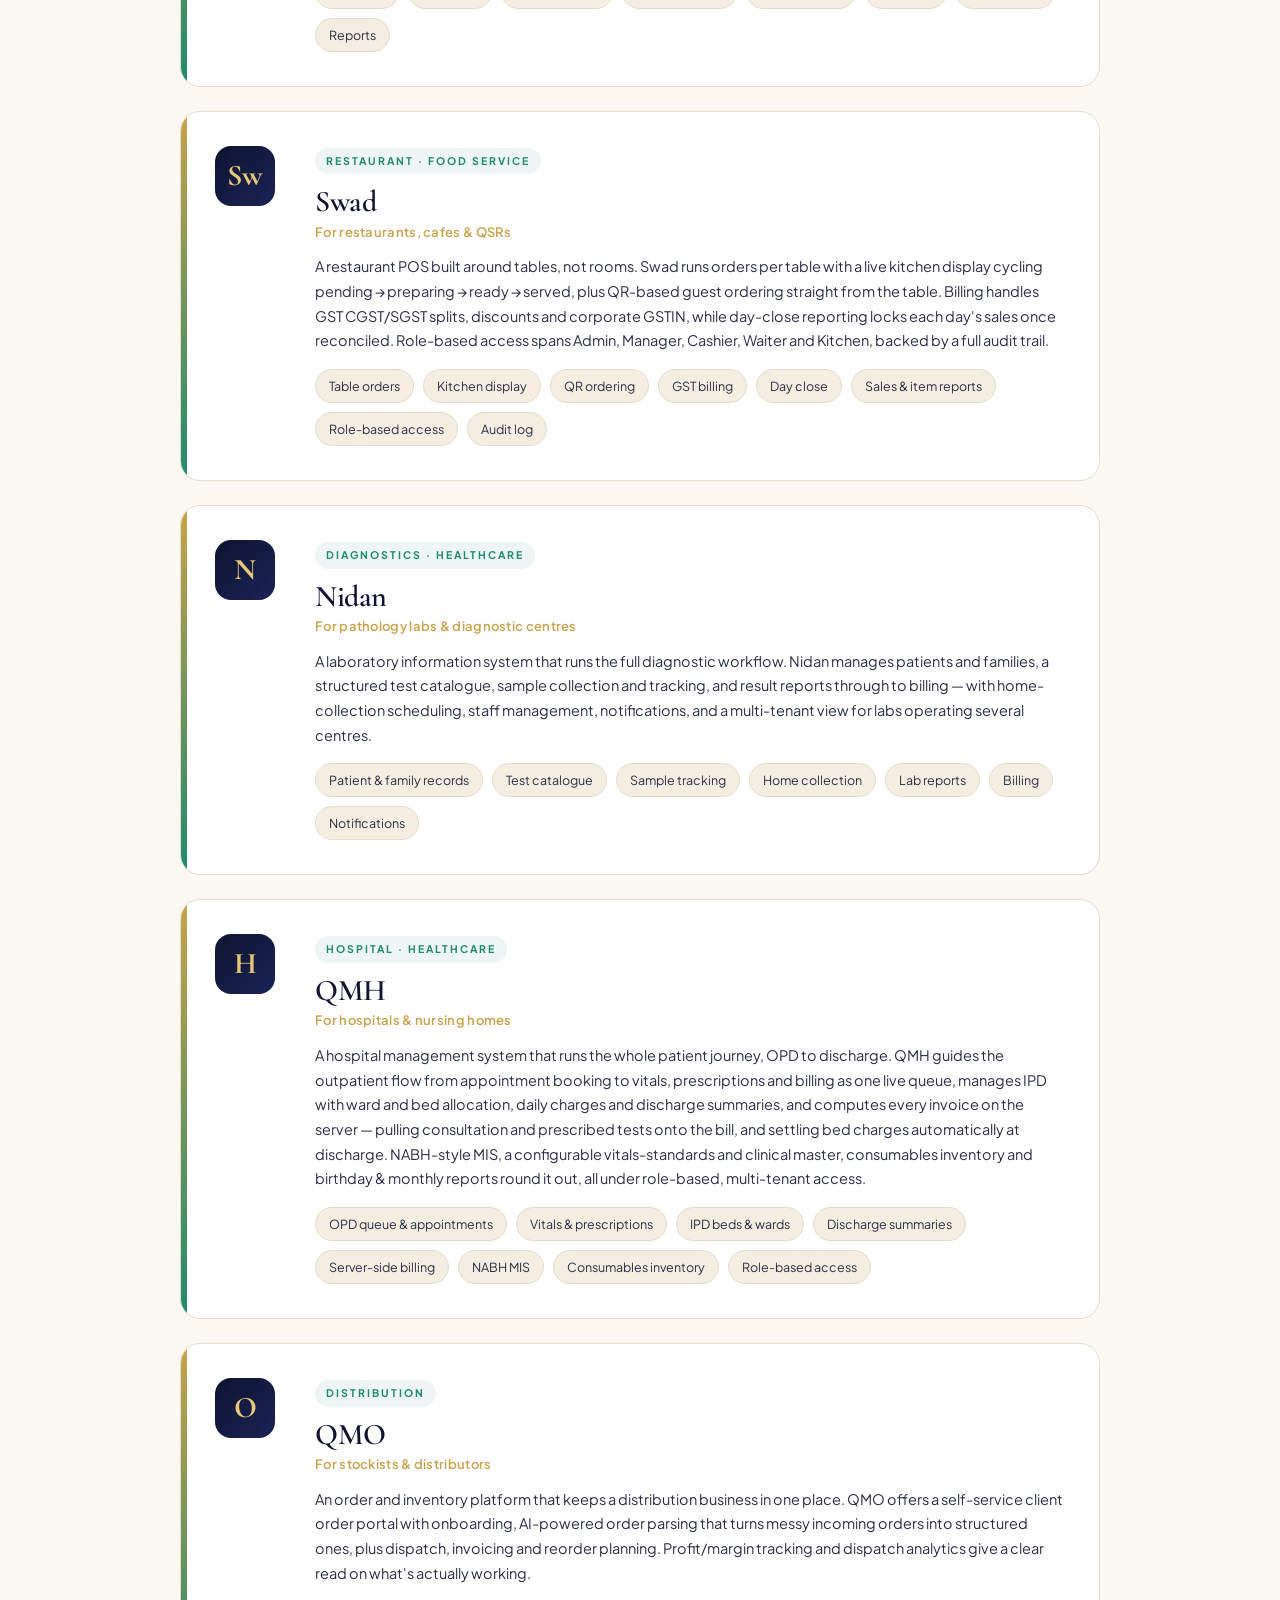
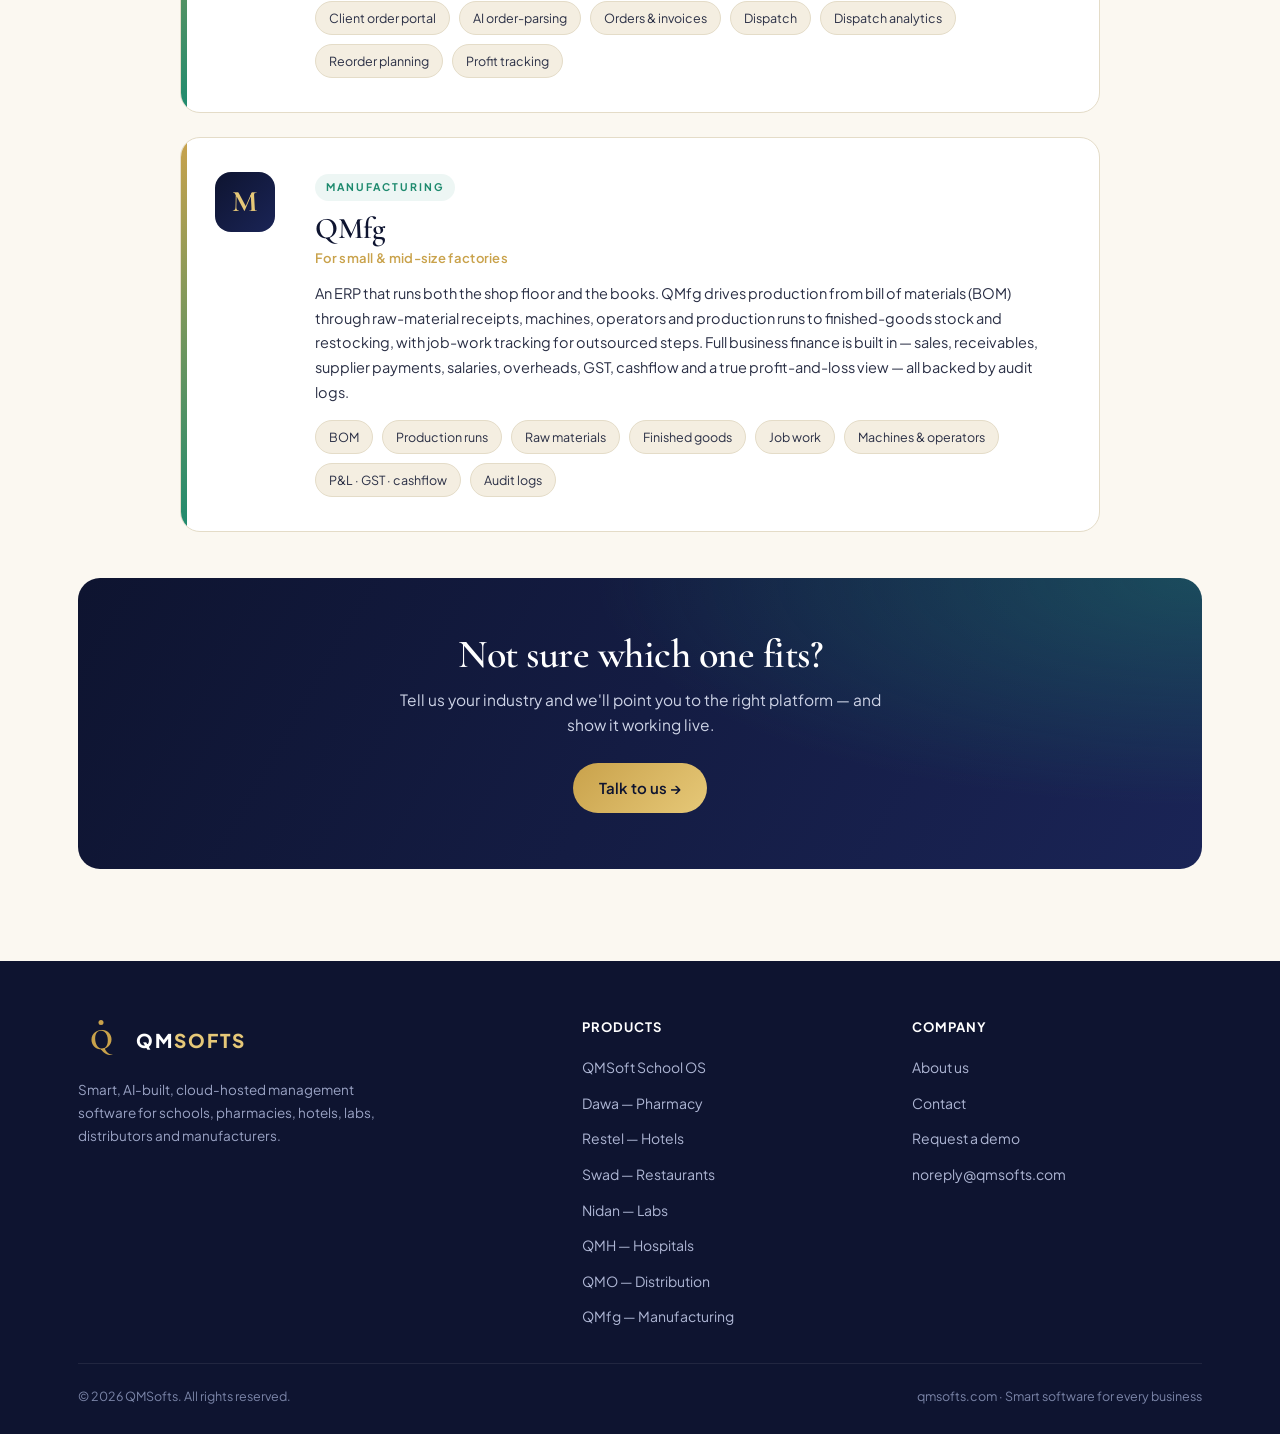
<file: products.html>
<!DOCTYPE html>
<html lang="en">
<head>
<meta charset="UTF-8">
<meta name="viewport" content="width=device-width, initial-scale=1.0">
<title>Products — QMSofts</title>
<meta name="description" content="Eight AI-built, cloud-hosted platforms: QMSoft School OS, Dawa, Restel, Swad, Nidan, QMH, QMO and QMfg.">
<link rel="canonical" href="https://qmsofts.com/products.html">
<link rel="icon" type="image/svg+xml" href="favicon.svg">
<meta name="theme-color" content="#0E1430">
<meta property="og:type" content="website">
<meta property="og:site_name" content="QMSofts">
<meta property="og:title" content="Products — QMSofts">
<meta property="og:description" content="Eight AI-built, cloud-hosted platforms: QMSoft School OS, Dawa, Restel, Swad, Nidan, QMH, QMO and QMfg.">
<meta property="og:url" content="https://qmsofts.com/products.html">
<meta property="og:image" content="https://qmsofts.com/og-cover.png">
<meta name="twitter:card" content="summary_large_image">
<meta name="twitter:title" content="Products — QMSofts">
<meta name="twitter:description" content="Eight AI-built, cloud-hosted platforms: QMSoft School OS, Dawa, Restel, Swad, Nidan, QMH, QMO and QMfg.">
<meta name="twitter:image" content="https://qmsofts.com/og-cover.png">

<link rel="preconnect" href="https://fonts.googleapis.com">
<link rel="preconnect" href="https://fonts.gstatic.com" crossorigin>
<link href="https://fonts.googleapis.com/css2?family=Cormorant+Garamond:ital,wght@0,400;0,500;0,600;0,700;1,500;1,600&family=Plus+Jakarta+Sans:wght@300;400;500;600;700;800&display=swap" rel="stylesheet">
<link rel="stylesheet" href="styles.css">
<style>
  .pwrap{max-width:920px;margin:0 auto;}
  .pblock{display:grid;grid-template-columns:74px 1fr;gap:26px;background:#fff;border:1px solid var(--line);border-radius:20px;padding:34px;margin-bottom:24px;position:relative;overflow:hidden;}
  .pblock::before{content:"";position:absolute;left:0;top:0;bottom:0;width:6px;background:linear-gradient(var(--gold),var(--emerald));}
  .pblock .badge{width:60px;height:60px;border-radius:16px;background:linear-gradient(135deg,var(--ink),var(--ink2));display:flex;align-items:center;justify-content:center;font-family:'Cormorant Garamond',serif;font-size:30px;color:var(--gold-light);font-weight:700;}
  .pblock .tag{display:inline-block;font-size:10.5px;letter-spacing:2px;text-transform:uppercase;font-weight:700;color:var(--emerald);background:rgba(30,138,110,.08);padding:5px 11px;border-radius:20px;margin-bottom:12px;}
  .pblock h3{font-size:30px;margin-bottom:4px;}
  .pblock .who{font-size:13px;color:var(--gold);font-weight:600;margin-bottom:12px;letter-spacing:.3px;}
  .pblock p{font-size:14.5px;color:var(--text);line-height:1.7;margin-bottom:16px;}
  .pblock .feats{display:flex;flex-wrap:wrap;gap:9px;}
  .pblock .feats span{font-size:12.5px;color:var(--text);background:var(--paper2);border:1px solid var(--line);padding:6px 13px;border-radius:22px;}
  @media(max-width:620px){.pblock{grid-template-columns:1fr;padding:26px;}}
</style>
</head>
<body>

<header>
  <div class="wrap">
    <nav>
      <a href="index.html" class="logo">
        <span class="qmark"><svg class="star" viewBox="0 0 46 46"><polygon points="23,3 28,18 43,23 28,28 23,43 18,28 3,23 18,18" fill="none" stroke="#C9A24B" stroke-width=".8" opacity=".55"/></svg><span class="q">Q</span><span class="nuqta"></span></span>
        <span><span class="name">QM<span class="os">SOFTS</span></span></span>
      </a>
      <button class="menu-btn" onclick="document.getElementById('nv').classList.toggle('open')">☰</button>
      <div class="navlinks" id="nv">
        <a href="index.html">Home</a>
        <a href="products.html" class="active">Products</a>
        <a href="about.html">About</a>
        <a href="contact.html">Contact</a>
        <a href="contact.html" class="nav-cta">Request a demo</a>
      </div>
    </nav>
  </div>
</header>

<section class="pagehead">
  <div class="hero-grid"></div>
  <div class="wrap">
    <div class="kicker" style="color:var(--gold-light);"><span class="rule"></span>Our Products</div>
    <h1>Eight platforms.<br>One cloud foundation.</h1>
    <p>Every product is AI-built and fully cloud-hosted, with secure multi-tenant access, dashboards, reporting and audit trails as standard.</p>
  </div>
</section>

<section class="section">
  <div class="wrap">
    <div class="pwrap">

      <div class="pblock">
        <div class="badge">S</div>
        <div>
          <span class="tag">Education</span>
          <h3>QMSoft School OS</h3>
          <div class="who">For schools &amp; academies</div>
          <p>Run an entire school from a single screen. QMSoft School OS unifies admissions and student records, daily &amp; period-wise attendance, examinations and weighted report cards, fee collection, and complete staff payroll with a self-service leave workflow. Forms are bilingual — Hindi fills automatically as you type English — and every action respects who teaches what.</p>
          <div class="feats"><span>Student records</span><span>Attendance</span><span>Exams &amp; report cards</span><span>Fees &amp; invoicing</span><span>Payroll &amp; leaves</span><span>Timetable</span><span>Bilingual EN/हिंदी</span></div>
        </div>
      </div>

      <div class="pblock">
        <div class="badge">D</div>
        <div>
          <span class="tag">Pharmacy · Retail</span>
          <h3>Dawa</h3>
          <div class="who">For pharmacies &amp; medical stores</div>
          <p>Inventory and billing built for the medical counter. Dawa keeps batch- and expiry-aware stock with expiry-band alerts and dead-stock detection, manages the full supplier → purchase-order → sales cycle with payments, and uses OCR to capture invoices and prescriptions instead of typing them. Sales and inventory analytics keep margins and fast-movers in view.</p>
          <div class="feats"><span>Batch &amp; expiry tracking</span><span>Expiry-band alerts</span><span>Dead-stock detection</span><span>OCR scanning</span><span>Purchase orders</span><span>Sales &amp; payments</span><span>Analytics</span></div>
        </div>
      </div>

      <div class="pblock">
        <div class="badge">R</div>
        <div>
          <span class="tag">Hospitality</span>
          <h3>Restel</h3>
          <div class="who">For hotels &amp; properties</div>
          <p>A complete property management system covering the whole guest journey. Manage room inventory and rates, bookings and check-in/out, and housekeeping status — alongside front-desk billing, a built-in POS, minibar charges, and OTA channel sync that keeps online listings in step. QR-based guest features and detailed reports round it out, with a multi-property super-admin view.</p>
          <div class="feats"><span>PMS core</span><span>Bookings</span><span>Rooms &amp; rates</span><span>Housekeeping</span><span>POS + minibar</span><span>OTA sync</span><span>QR features</span><span>Reports</span></div>
        </div>
      </div>

      <div class="pblock">
        <div class="badge">Sw</div>
        <div>
          <span class="tag">Restaurant · Food Service</span>
          <h3>Swad</h3>
          <div class="who">For restaurants, cafes &amp; QSRs</div>
          <p>A restaurant POS built around tables, not rooms. Swad runs orders per table with a live kitchen display cycling pending → preparing → ready → served, plus QR-based guest ordering straight from the table. Billing handles GST CGST/SGST splits, discounts and corporate GSTIN, while day-close reporting locks each day's sales once reconciled. Role-based access spans Admin, Manager, Cashier, Waiter and Kitchen, backed by a full audit trail.</p>
          <div class="feats"><span>Table orders</span><span>Kitchen display</span><span>QR ordering</span><span>GST billing</span><span>Day close</span><span>Sales &amp; item reports</span><span>Role-based access</span><span>Audit log</span></div>
        </div>
      </div>

      <div class="pblock">
        <div class="badge">N</div>
        <div>
          <span class="tag">Diagnostics · Healthcare</span>
          <h3>Nidan</h3>
          <div class="who">For pathology labs &amp; diagnostic centres</div>
          <p>A laboratory information system that runs the full diagnostic workflow. Nidan manages patients and families, a structured test catalogue, sample collection and tracking, and result reports through to billing — with home-collection scheduling, staff management, notifications, and a multi-tenant view for labs operating several centres.</p>
          <div class="feats"><span>Patient &amp; family records</span><span>Test catalogue</span><span>Sample tracking</span><span>Home collection</span><span>Lab reports</span><span>Billing</span><span>Notifications</span></div>
        </div>
      </div>

      <div class="pblock">
        <div class="badge">H</div>
        <div>
          <span class="tag">Hospital · Healthcare</span>
          <h3>QMH</h3>
          <div class="who">For hospitals &amp; nursing homes</div>
          <p>A hospital management system that runs the whole patient journey, OPD to discharge. QMH guides the outpatient flow from appointment booking to vitals, prescriptions and billing as one live queue, manages IPD with ward and bed allocation, daily charges and discharge summaries, and computes every invoice on the server — pulling consultation and prescribed tests onto the bill, and settling bed charges automatically at discharge. NABH-style MIS, a configurable vitals-standards and clinical master, consumables inventory and birthday &amp; monthly reports round it out, all under role-based, multi-tenant access.</p>
          <div class="feats"><span>OPD queue &amp; appointments</span><span>Vitals &amp; prescriptions</span><span>IPD beds &amp; wards</span><span>Discharge summaries</span><span>Server-side billing</span><span>NABH MIS</span><span>Consumables inventory</span><span>Role-based access</span></div>
        </div>
      </div>

      <div class="pblock">
        <div class="badge">O</div>
        <div>
          <span class="tag">Distribution</span>
          <h3>QMO</h3>
          <div class="who">For stockists &amp; distributors</div>
          <p>An order and inventory platform that keeps a distribution business in one place. QMO offers a self-service client order portal with onboarding, AI-powered order parsing that turns messy incoming orders into structured ones, plus dispatch, invoicing and reorder planning. Profit/margin tracking and dispatch analytics give a clear read on what's actually working.</p>
          <div class="feats"><span>Client order portal</span><span>AI order-parsing</span><span>Orders &amp; invoices</span><span>Dispatch</span><span>Dispatch analytics</span><span>Reorder planning</span><span>Profit tracking</span></div>
        </div>
      </div>

      <div class="pblock">
        <div class="badge">M</div>
        <div>
          <span class="tag">Manufacturing</span>
          <h3>QMfg</h3>
          <div class="who">For small &amp; mid-size factories</div>
          <p>An ERP that runs both the shop floor and the books. QMfg drives production from bill of materials (BOM) through raw-material receipts, machines, operators and production runs to finished-goods stock and restocking, with job-work tracking for outsourced steps. Full business finance is built in — sales, receivables, supplier payments, salaries, overheads, GST, cashflow and a true profit-and-loss view — all backed by audit logs.</p>
          <div class="feats"><span>BOM</span><span>Production runs</span><span>Raw materials</span><span>Finished goods</span><span>Job work</span><span>Machines &amp; operators</span><span>P&amp;L · GST · cashflow</span><span>Audit logs</span></div>
        </div>
      </div>

    </div>

    <div class="cta-band" style="margin-top:46px;">
      <h2>Not sure which one fits?</h2>
      <p>Tell us your industry and we'll point you to the right platform — and show it working live.</p>
      <a href="contact.html" class="btn btn-gold">Talk to us →</a>
    </div>
  </div>
</section>

<footer>
  <div class="wrap">
    <div class="foot-top">
      <div>
        <a href="index.html" class="logo"><span class="qmark"><span class="q">Q</span><span class="nuqta"></span></span><span class="name">QM<span class="os">SOFTS</span></span></a>
        <p class="blurb">Smart, AI-built, cloud-hosted management software for schools, pharmacies, hotels, labs, distributors and manufacturers.</p>
      </div>
      <div>
        <h5>Products</h5>
        <ul>
          <li><a href="products.html">QMSoft School OS</a></li>
          <li><a href="products.html">Dawa — Pharmacy</a></li>
          <li><a href="products.html">Restel — Hotels</a></li>
          <li><a href="products.html">Swad — Restaurants</a></li>
          <li><a href="products.html">Nidan — Labs</a></li>
          <li><a href="products.html">QMH — Hospitals</a></li>
          <li><a href="products.html">QMO — Distribution</a></li>
          <li><a href="products.html">QMfg — Manufacturing</a></li>
        </ul>
      </div>
      <div>
        <h5>Company</h5>
        <ul>
          <li><a href="about.html">About us</a></li>
          <li><a href="contact.html">Contact</a></li>
          <li><a href="contact.html">Request a demo</a></li>
          <li><a href="mailto:noreply@qmsofts.com">noreply@qmsofts.com</a></li>
        </ul>
      </div>
    </div>
    <div class="foot-bot">
      <span>© 2026 QMSofts. All rights reserved.</span>
      <span>qmsofts.com · Smart software for every business</span>
    </div>
  </div>
</footer>

</body>
</html>
</file>
<file: styles.css>
/* ===========================================================
   QMSofts — company site shared styles
   Brand: Qirat-inspired — manuscript navy, qirat gold, emerald.
   Fonts: Cormorant Garamond (display) + Plus Jakarta Sans (body)
   =========================================================== */
:root{
  --ink:#0E1430;
  --ink2:#1A2456;
  --ink3:#11183A;
  --gold:#C9A24B;
  --gold-light:#E6C878;
  --emerald:#1E8A6E;
  --emerald-deep:#0F5E4A;
  --paper:#FBF8F1;
  --paper2:#F4EEE1;
  --line:#E4DCC8;
  --muted:#6B7280;
  --text:#2A2F45;
  --maxw:1180px;
}
*{margin:0;padding:0;box-sizing:border-box;}
html{scroll-behavior:smooth;}
body{font-family:'Plus Jakarta Sans',sans-serif;color:var(--text);background:var(--paper);line-height:1.6;-webkit-font-smoothing:antialiased;}
.serif{font-family:'Cormorant Garamond',serif;}
a{color:inherit;text-decoration:none;}
img{max-width:100%;display:block;}
.wrap{max-width:var(--maxw);margin:0 auto;padding:0 28px;}
.emerald-dots{display:inline-flex;gap:6px;align-items:center;}
.emerald-dots i{width:7px;height:7px;border-radius:50%;background:var(--emerald);display:block;}

/* ---------- Logo mark ---------- */
.qmark{position:relative;width:46px;height:46px;flex:0 0 auto;display:flex;align-items:center;justify-content:center;}
.qmark .star{position:absolute;inset:0;}
.qmark .q{font-family:'Cormorant Garamond',serif;font-weight:700;font-size:30px;color:var(--gold);line-height:1;position:relative;}
.qmark .nuqta{position:absolute;top:3px;left:50%;transform:translateX(-50%);width:5px;height:5px;border-radius:50%;background:var(--gold);}
.logo{display:flex;align-items:center;gap:12px;}
.logo .name{font-weight:800;font-size:19px;letter-spacing:2px;color:#fff;}
.logo .name .os{color:var(--gold-light);}
.logo .sub{font-size:8px;letter-spacing:4px;color:var(--gold-light);margin-top:2px;}
.logo.dark .name{color:var(--ink);}

/* ---------- Header / nav ---------- */
header{position:sticky;top:0;z-index:50;background:rgba(14,20,48,.86);backdrop-filter:blur(12px);border-bottom:1px solid rgba(201,162,75,.18);}
nav{display:flex;align-items:center;justify-content:space-between;height:74px;}
.navlinks{display:flex;align-items:center;gap:34px;}
.navlinks a{color:#D7DBEC;font-size:14.5px;font-weight:500;letter-spacing:.3px;position:relative;padding:4px 0;transition:color .2s;}
.navlinks a:hover{color:#fff;}
.navlinks a.active{color:var(--gold-light);}
.navlinks a.active::after{content:"";position:absolute;left:0;right:0;bottom:-2px;height:2px;background:var(--gold);}
.nav-cta{background:var(--emerald);color:#fff !important;padding:10px 20px;border-radius:30px;font-size:14px;font-weight:600;transition:transform .2s,background .2s;}
.nav-cta:hover{background:var(--emerald-deep);transform:translateY(-1px);}
.menu-btn{display:none;background:none;border:none;color:#fff;font-size:24px;cursor:pointer;}

/* ---------- Buttons ---------- */
.btn{display:inline-flex;align-items:center;gap:9px;font-weight:600;font-size:15px;padding:13px 26px;border-radius:32px;transition:transform .2s,box-shadow .2s,background .2s;cursor:pointer;border:none;}
.btn-gold{background:linear-gradient(135deg,var(--gold),var(--gold-light));color:var(--ink);}
.btn-gold:hover{transform:translateY(-2px);box-shadow:0 12px 28px rgba(201,162,75,.35);}
.btn-ghost{background:transparent;color:#fff;border:1px solid rgba(201,162,75,.5);}
.btn-ghost:hover{background:rgba(201,162,75,.1);border-color:var(--gold);}

/* ---------- Section headings ---------- */
.kicker{display:inline-flex;align-items:center;gap:11px;font-size:11px;letter-spacing:5px;text-transform:uppercase;color:var(--emerald);font-weight:700;margin-bottom:16px;}
.kicker .rule{width:34px;height:1px;background:var(--gold);}
h1,h2,h3{font-family:'Cormorant Garamond',serif;color:var(--ink);font-weight:600;letter-spacing:-.5px;line-height:1.04;}
.section{padding:92px 0;}
.section h2{font-size:46px;margin-bottom:18px;}
.lead{font-size:16px;color:var(--muted);max-width:620px;line-height:1.75;}

/* ---------- HERO (home) ---------- */
.hero{position:relative;overflow:hidden;color:#F4EEE1;
  background:
    radial-gradient(120% 80% at 82% -10%, #1c2a5e 0%, rgba(28,42,94,0) 55%),
    radial-gradient(90% 70% at -8% 115%, #143b32 0%, rgba(20,59,50,0) 50%),
    linear-gradient(160deg,#0B1029 0%,#0E1430 45%,#11183A 100%);}
.hero-grid{position:absolute;inset:0;background-image:linear-gradient(rgba(201,162,75,.05) 1px,transparent 1px),linear-gradient(90deg,rgba(201,162,75,.05) 1px,transparent 1px);background-size:30px 30px;mask-image:radial-gradient(circle at 60% 40%,black,transparent 80%);}
.hero-inner{position:relative;padding:104px 0 110px;max-width:840px;}
.hero h1{font-size:78px;color:#fff;letter-spacing:-1.5px;}
.hero h1 em{font-style:italic;color:var(--gold-light);}
.hero p{margin-top:24px;font-size:18px;color:#CDD3E6;font-weight:300;max-width:600px;line-height:1.7;}
.hero-actions{margin-top:36px;display:flex;gap:14px;flex-wrap:wrap;}
.hero-stats{margin-top:54px;display:flex;gap:48px;flex-wrap:wrap;}
.hero-stats .s .n{font-family:'Cormorant Garamond',serif;font-size:42px;color:var(--gold-light);line-height:1;}
.hero-stats .s .l{font-size:12.5px;color:#9AA3C4;letter-spacing:1px;margin-top:6px;text-transform:uppercase;}

/* reveal animation */
.reveal{opacity:0;transform:translateY(22px);animation:rise .8s cubic-bezier(.2,.7,.2,1) forwards;}
@keyframes rise{to{opacity:1;transform:none;}}
.d1{animation-delay:.08s}.d2{animation-delay:.18s}.d3{animation-delay:.30s}.d4{animation-delay:.42s}.d5{animation-delay:.54s}

/* ---------- Sectors strip ---------- */
.sectors{background:var(--ink);color:#CDD3E6;padding:30px 0;}
.sectors .row{display:flex;align-items:center;justify-content:center;gap:48px;flex-wrap:wrap;font-family:'Cormorant Garamond',serif;font-size:24px;color:#EDE7D6;}
.sectors .row span{color:var(--gold);font-size:14px;}

/* ---------- Product cards ---------- */
.prod-grid{display:grid;grid-template-columns:repeat(2,1fr);gap:22px;margin-top:46px;}
.prod{background:#fff;border:1px solid var(--line);border-radius:18px;padding:30px;position:relative;overflow:hidden;transition:transform .25s,box-shadow .25s;}
.prod::before{content:"";position:absolute;left:0;top:0;bottom:0;width:5px;background:linear-gradient(var(--gold),var(--emerald));}
.prod:hover{transform:translateY(-4px);box-shadow:0 22px 50px rgba(14,20,48,.12);}
.prod .tag{display:inline-block;font-size:10.5px;letter-spacing:2px;text-transform:uppercase;font-weight:700;color:var(--emerald);background:rgba(30,138,110,.08);padding:5px 11px;border-radius:20px;margin-bottom:14px;}
.prod h3{font-size:27px;margin-bottom:9px;}
.prod p{font-size:14px;color:var(--muted);line-height:1.65;}
.prod ul{margin-top:14px;list-style:none;display:flex;flex-wrap:wrap;gap:8px;}
.prod li{font-size:12px;color:var(--text);background:var(--paper2);border:1px solid var(--line);padding:5px 11px;border-radius:20px;}

/* ---------- Feature/value cards ---------- */
.val-grid{display:grid;grid-template-columns:repeat(3,1fr);gap:20px;margin-top:46px;}
.val{background:#fff;border:1px solid var(--line);border-radius:16px;padding:28px;}
.val .ic{width:46px;height:46px;border-radius:12px;background:linear-gradient(135deg,var(--ink),var(--ink2));display:flex;align-items:center;justify-content:center;margin-bottom:16px;}
.val .ic svg{width:23px;height:23px;stroke:var(--gold-light);fill:none;stroke-width:1.7;}
.val h3{font-size:21px;margin-bottom:8px;}
.val p{font-size:13.5px;color:var(--muted);line-height:1.6;}

/* ---------- CTA band ---------- */
.cta-band{background:radial-gradient(90% 130% at 100% 0%, rgba(30,138,110,.4), rgba(30,138,110,0) 60%),linear-gradient(120deg,var(--ink),var(--ink2));color:#fff;border-radius:22px;padding:56px;text-align:center;position:relative;overflow:hidden;}
.cta-band h2{color:#fff;font-size:40px;margin-bottom:12px;}
.cta-band h2 em{color:var(--gold-light);font-style:italic;}
.cta-band p{color:#CDD3E6;max-width:520px;margin:0 auto 26px;font-size:15.5px;}

/* ---------- About ---------- */
.about-hero{padding:70px 0 0;}
.about-grid{display:grid;grid-template-columns:1.2fr 1fr;gap:54px;align-items:center;margin-top:30px;}
.about-grid .photo{aspect-ratio:4/3;border-radius:18px;background:
  radial-gradient(80% 80% at 30% 20%, rgba(201,162,75,.25), transparent 60%),
  linear-gradient(140deg,var(--ink),var(--emerald-deep));position:relative;overflow:hidden;display:flex;align-items:center;justify-content:center;}
.about-grid .photo .bigq{font-family:'Cormorant Garamond',serif;font-size:200px;color:rgba(230,200,120,.5);line-height:1;}
.about-grid .photo .grid2{position:absolute;inset:0;background-image:linear-gradient(rgba(201,162,75,.08) 1px,transparent 1px),linear-gradient(90deg,rgba(201,162,75,.08) 1px,transparent 1px);background-size:26px 26px;}
.about p.body{font-size:15.5px;color:var(--text);line-height:1.85;margin-bottom:16px;}
.principles{display:grid;grid-template-columns:repeat(2,1fr);gap:18px;margin-top:46px;}
.principle{border-left:3px solid var(--gold);padding:6px 0 6px 18px;}
.principle h4{font-size:18px;color:var(--ink);font-family:'Cormorant Garamond',serif;margin-bottom:5px;}
.principle p{font-size:13.5px;color:var(--muted);}

/* ---------- Contact ---------- */
.contact-grid{display:grid;grid-template-columns:1fr 1fr;gap:46px;margin-top:30px;}
.cform{background:#fff;border:1px solid var(--line);border-radius:18px;padding:32px;}
.cform label{display:block;font-size:12.5px;font-weight:600;color:var(--ink);margin:14px 0 6px;letter-spacing:.3px;}
.cform input,.cform textarea,.cform select{width:100%;border:1px solid var(--line);background:var(--paper);border-radius:10px;padding:12px 14px;font-family:inherit;font-size:14px;color:var(--text);}
.cform input:focus,.cform textarea:focus,.cform select:focus{outline:none;border-color:var(--gold);box-shadow:0 0 0 3px rgba(201,162,75,.15);}
.cform textarea{min-height:120px;resize:vertical;}
.cinfo .block{display:flex;gap:16px;padding:20px 0;border-bottom:1px solid var(--line);}
.cinfo .block:last-child{border-bottom:none;}
.cinfo .ic{width:44px;height:44px;border-radius:12px;flex:0 0 auto;background:linear-gradient(135deg,var(--ink),var(--ink2));display:flex;align-items:center;justify-content:center;}
.cinfo .ic svg{width:20px;height:20px;stroke:var(--gold-light);fill:none;stroke-width:1.7;}
.cinfo h4{font-family:'Plus Jakarta Sans',sans-serif;font-size:11px;letter-spacing:2px;text-transform:uppercase;color:var(--emerald);font-weight:700;margin-bottom:4px;}
.cinfo p{font-size:15px;color:var(--text);}

/* ---------- Page header (inner pages) ---------- */
.pagehead{background:linear-gradient(160deg,#0B1029,#11183A);color:#fff;padding:70px 0 64px;position:relative;overflow:hidden;}
.pagehead .hero-grid{mask-image:radial-gradient(circle at 50% 50%,black,transparent 85%);}
.pagehead h1{color:#fff;font-size:56px;position:relative;}
.pagehead p{color:#CDD3E6;font-size:16.5px;max-width:560px;margin-top:14px;position:relative;font-weight:300;}

/* ---------- Footer ---------- */
footer{background:var(--ink);color:#AEB6D4;padding:56px 0 28px;}
.foot-top{display:grid;grid-template-columns:1.6fr 1fr 1fr;gap:40px;padding-bottom:34px;border-bottom:1px solid rgba(255,255,255,.08);}
footer .blurb{font-size:13.5px;color:#9AA3C4;margin-top:16px;max-width:300px;line-height:1.7;}
footer h5{color:#fff;font-size:13px;letter-spacing:1px;text-transform:uppercase;margin-bottom:16px;font-weight:700;}
footer ul{list-style:none;display:flex;flex-direction:column;gap:10px;}
footer ul a{font-size:14px;color:#AEB6D4;transition:color .2s;}
footer ul a:hover{color:var(--gold-light);}
.foot-bot{display:flex;justify-content:space-between;align-items:center;padding-top:22px;font-size:12.5px;color:#7B85A8;flex-wrap:wrap;gap:10px;}

/* ---------- Responsive ---------- */
@media(max-width:920px){
  .hero h1{font-size:54px;}
  .section h2,.pagehead h1{font-size:38px;}
  .prod-grid,.val-grid,.about-grid,.contact-grid,.principles,.foot-top{grid-template-columns:1fr;}
  .navlinks{position:fixed;inset:74px 0 auto 0;background:var(--ink);flex-direction:column;gap:0;padding:10px 0;border-bottom:1px solid rgba(201,162,75,.2);display:none;}
  .navlinks.open{display:flex;}
  .navlinks a{padding:14px 28px;width:100%;}
  .menu-btn{display:block;}
  .cta-band{padding:38px 24px;}
  .hero-stats{gap:30px;}
}
@media(max-width:560px){
  .hero h1{font-size:42px;}
  .hero-inner{padding:64px 0 70px;}
  .section{padding:64px 0;}
}
</file>
